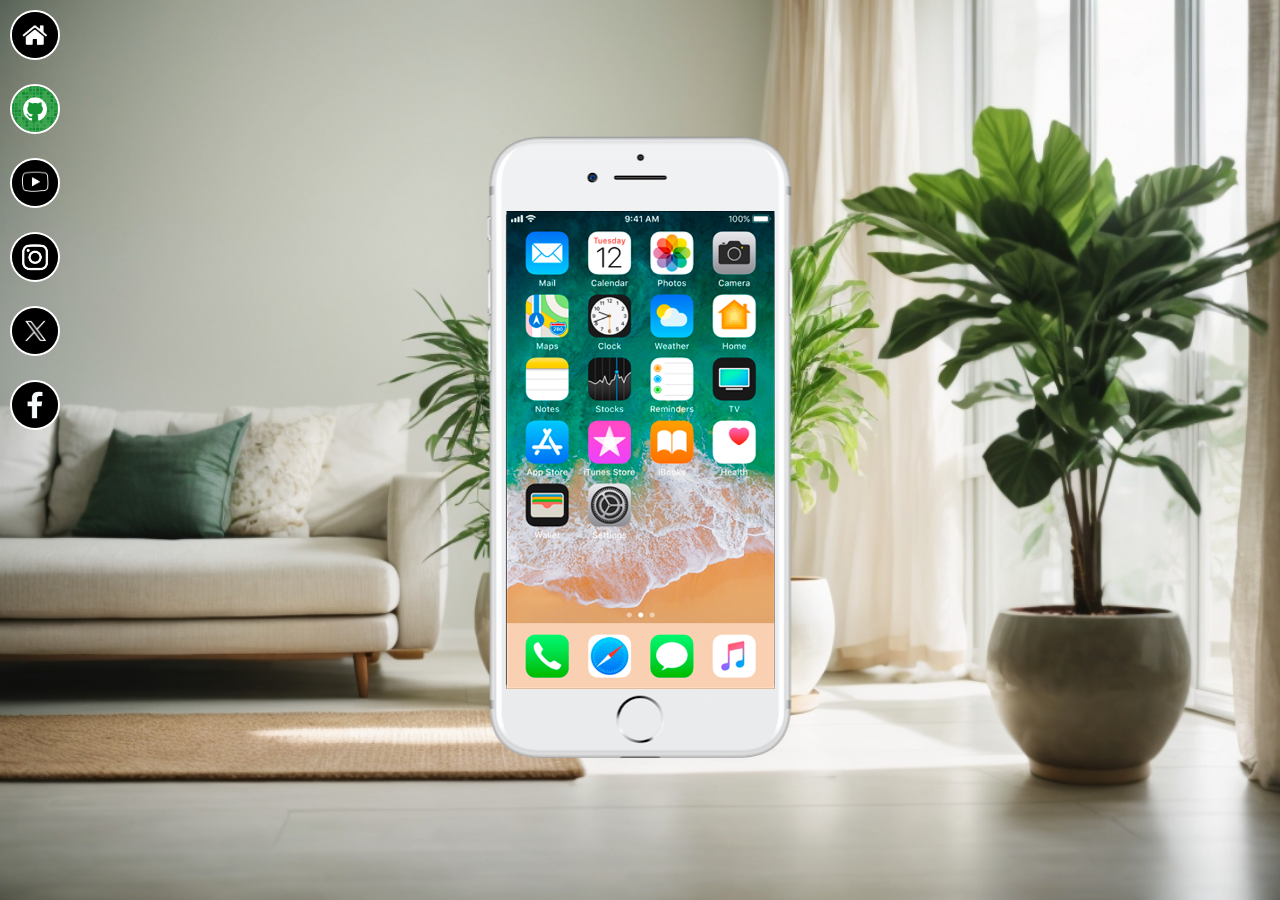
<file: index.html>
<!DOCTYPE html>
<html lang="pt-br">
<head>
    <meta charset="UTF-8">
    <meta name="viewport" content="width=device-width, initial-scale=1.0">
    <title>Projeto Redes Sociais</title>
    <link rel="shortcut icon" href="favicon.ico">
    <link rel="stylesheet" href="estilos/style.css">
</head>
<body>
    <main>
        <section id="telefone">
            <iframe src="home.html" name="tela" id="tela" frameborder="0">
                Seu navegador não é compatível com isso.
            </iframe>
        </section>
        <section id="redes-sociais">
            <a href="#" target="tela"><img src="imagens/logo-home.jpg" alt="Ícone Home"></a><br>
            <a href="#" target="tela"><img src="imagens/logo-github.jpg" alt="Ícone GitHub"></a><br>
            <a href="#" target="tela"><img src="imagens/logo-youtube.jpg" alt="Ícone YouTube"></a><br>
            <a href="#" target="tela"><img src="imagens/logo-instagram.jpg" alt="Ícone Instagram"></a><br>
            <a href="#" target="tela"><img src="imagens/logo-twitter.jpg" alt="Logo Twitter"></a><br>
            <a href="#" target="tela"><img src="imagens/logo-facebook.jpg" alt="Ícone Facebook"></a>
        </section>
    </main>
</body>
</html>
</file>
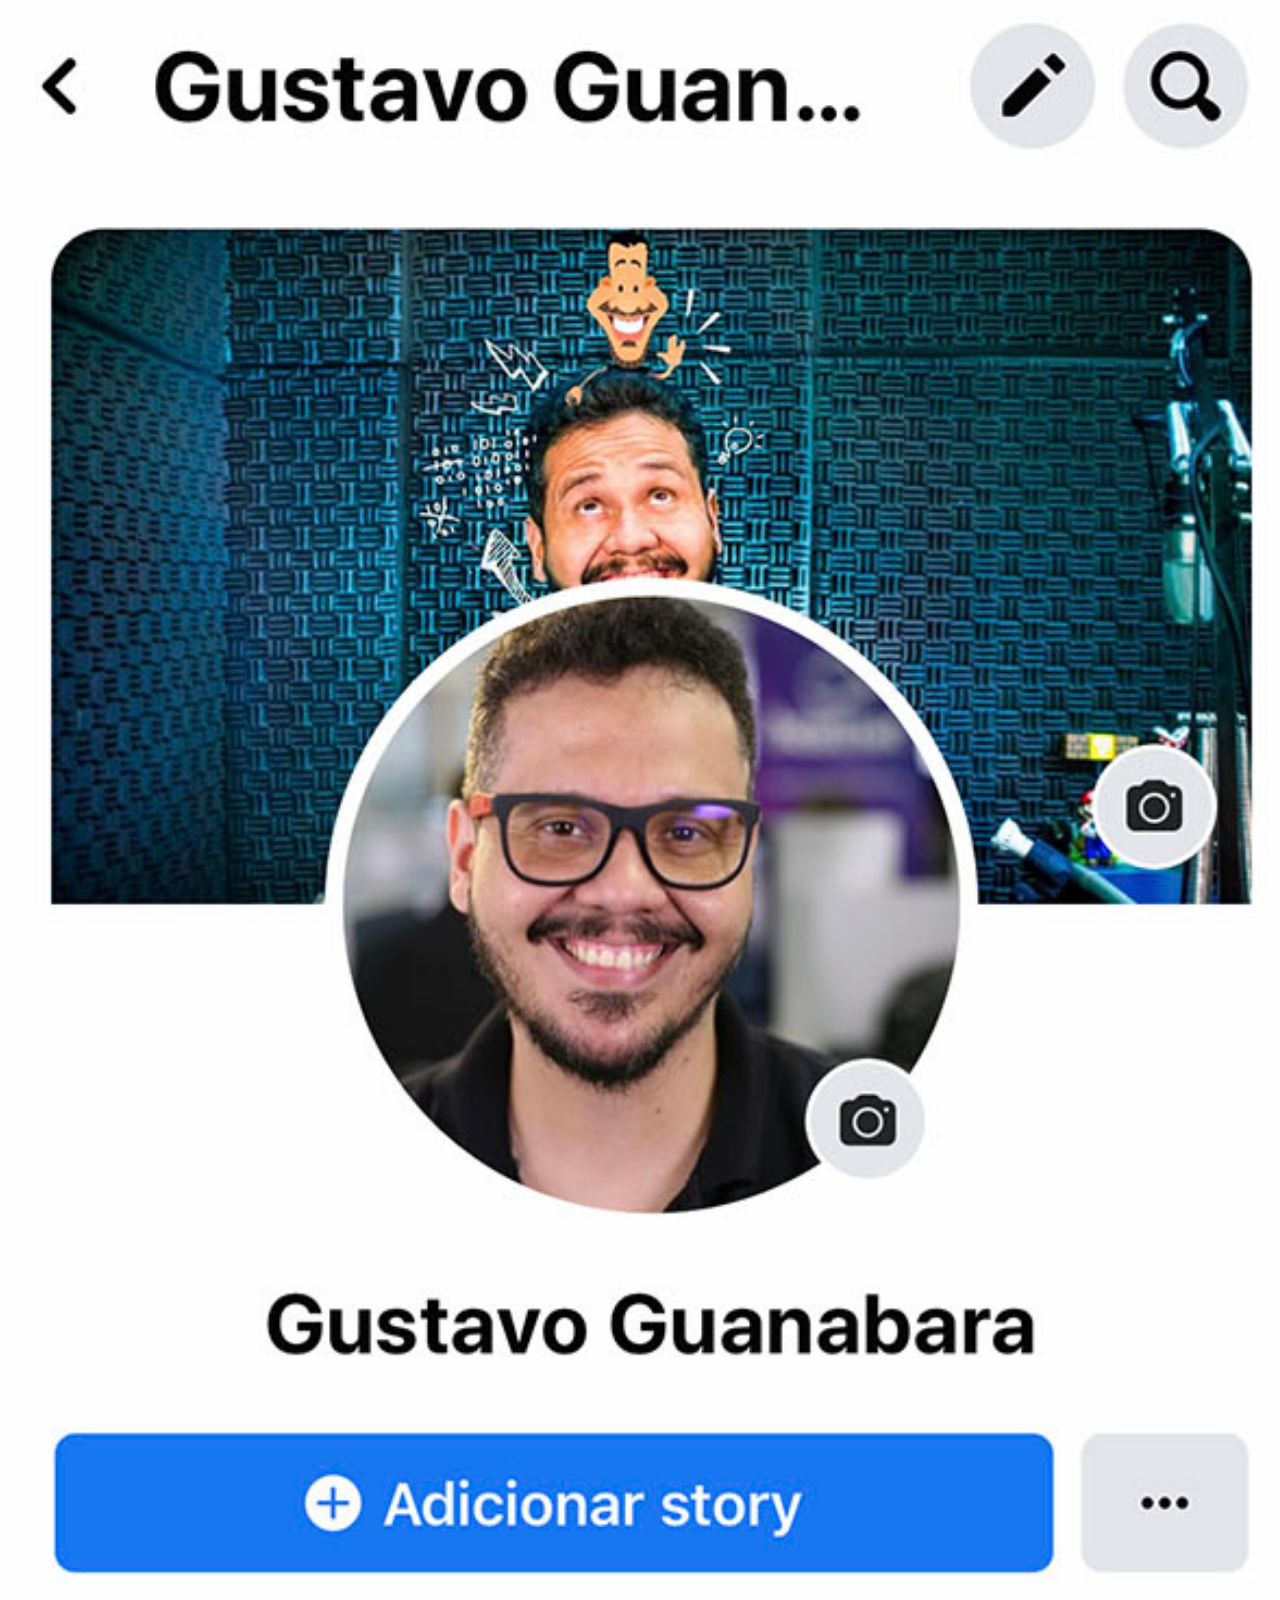
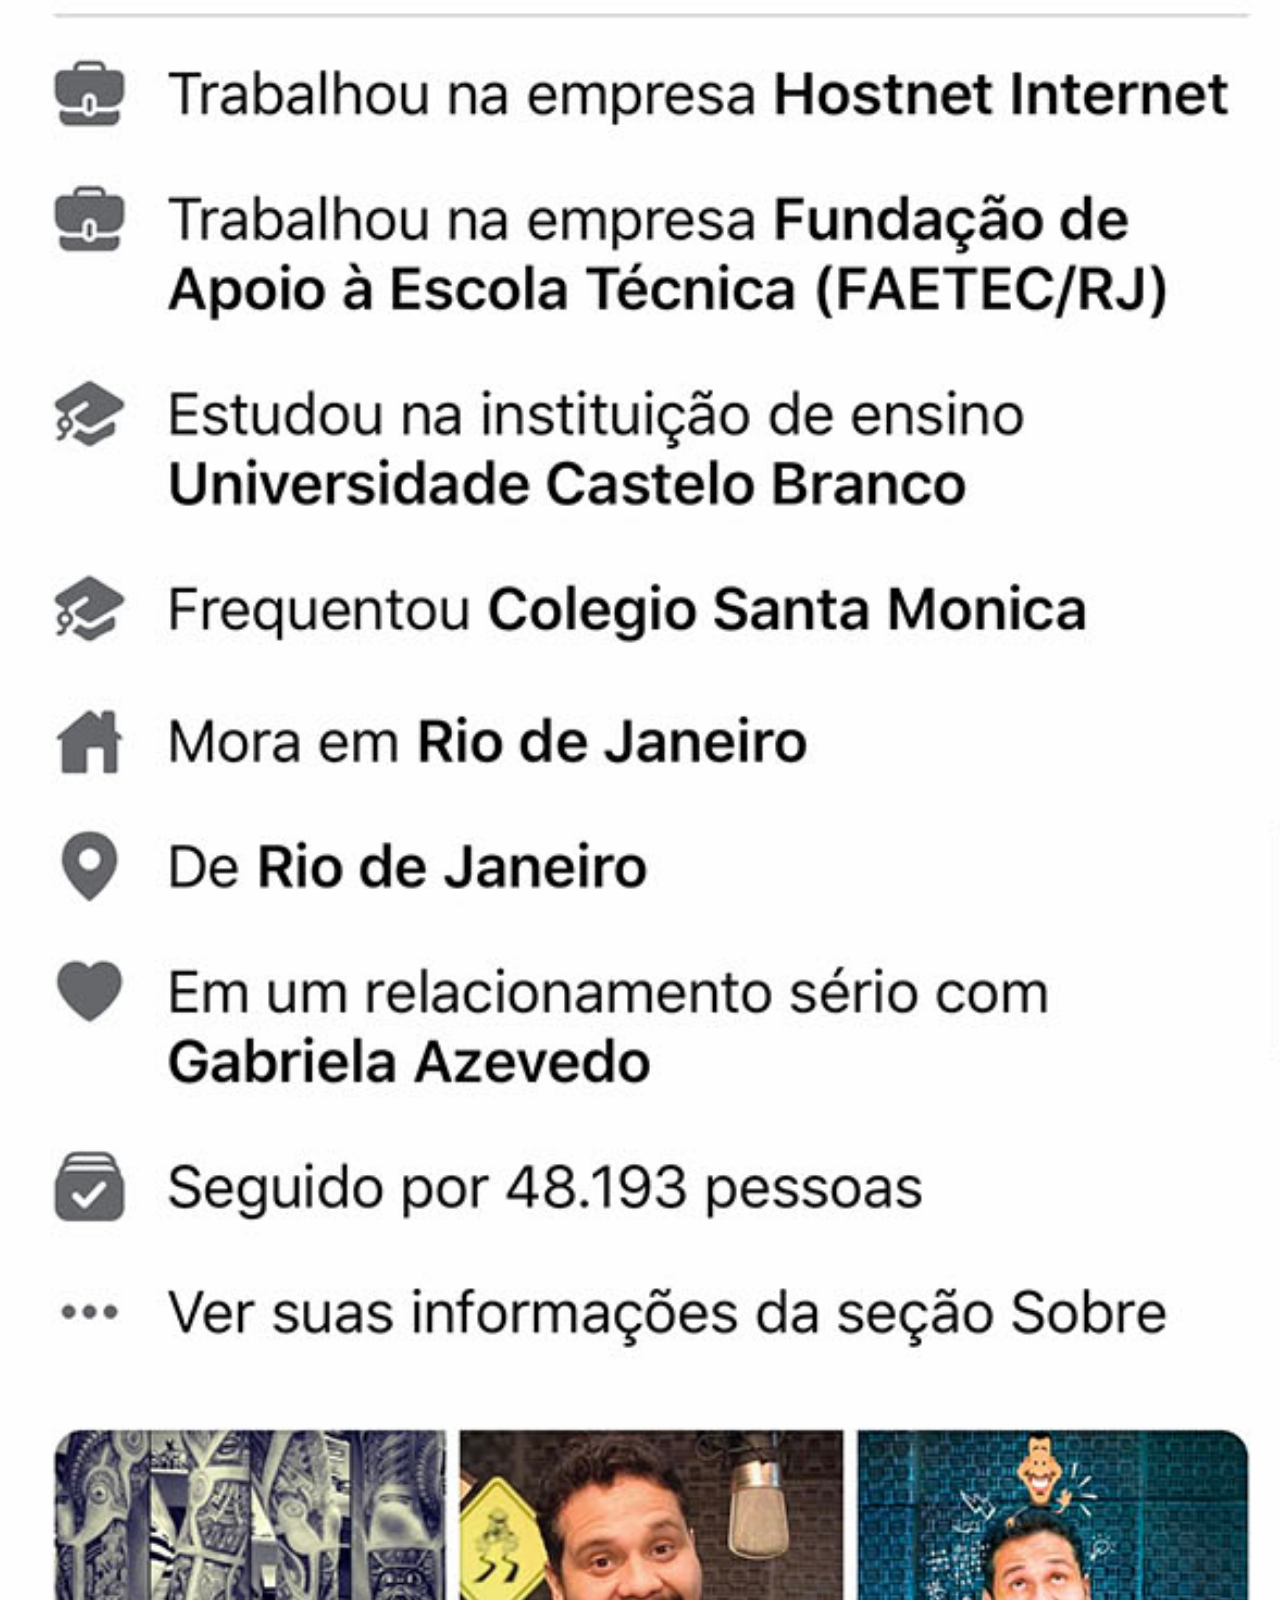
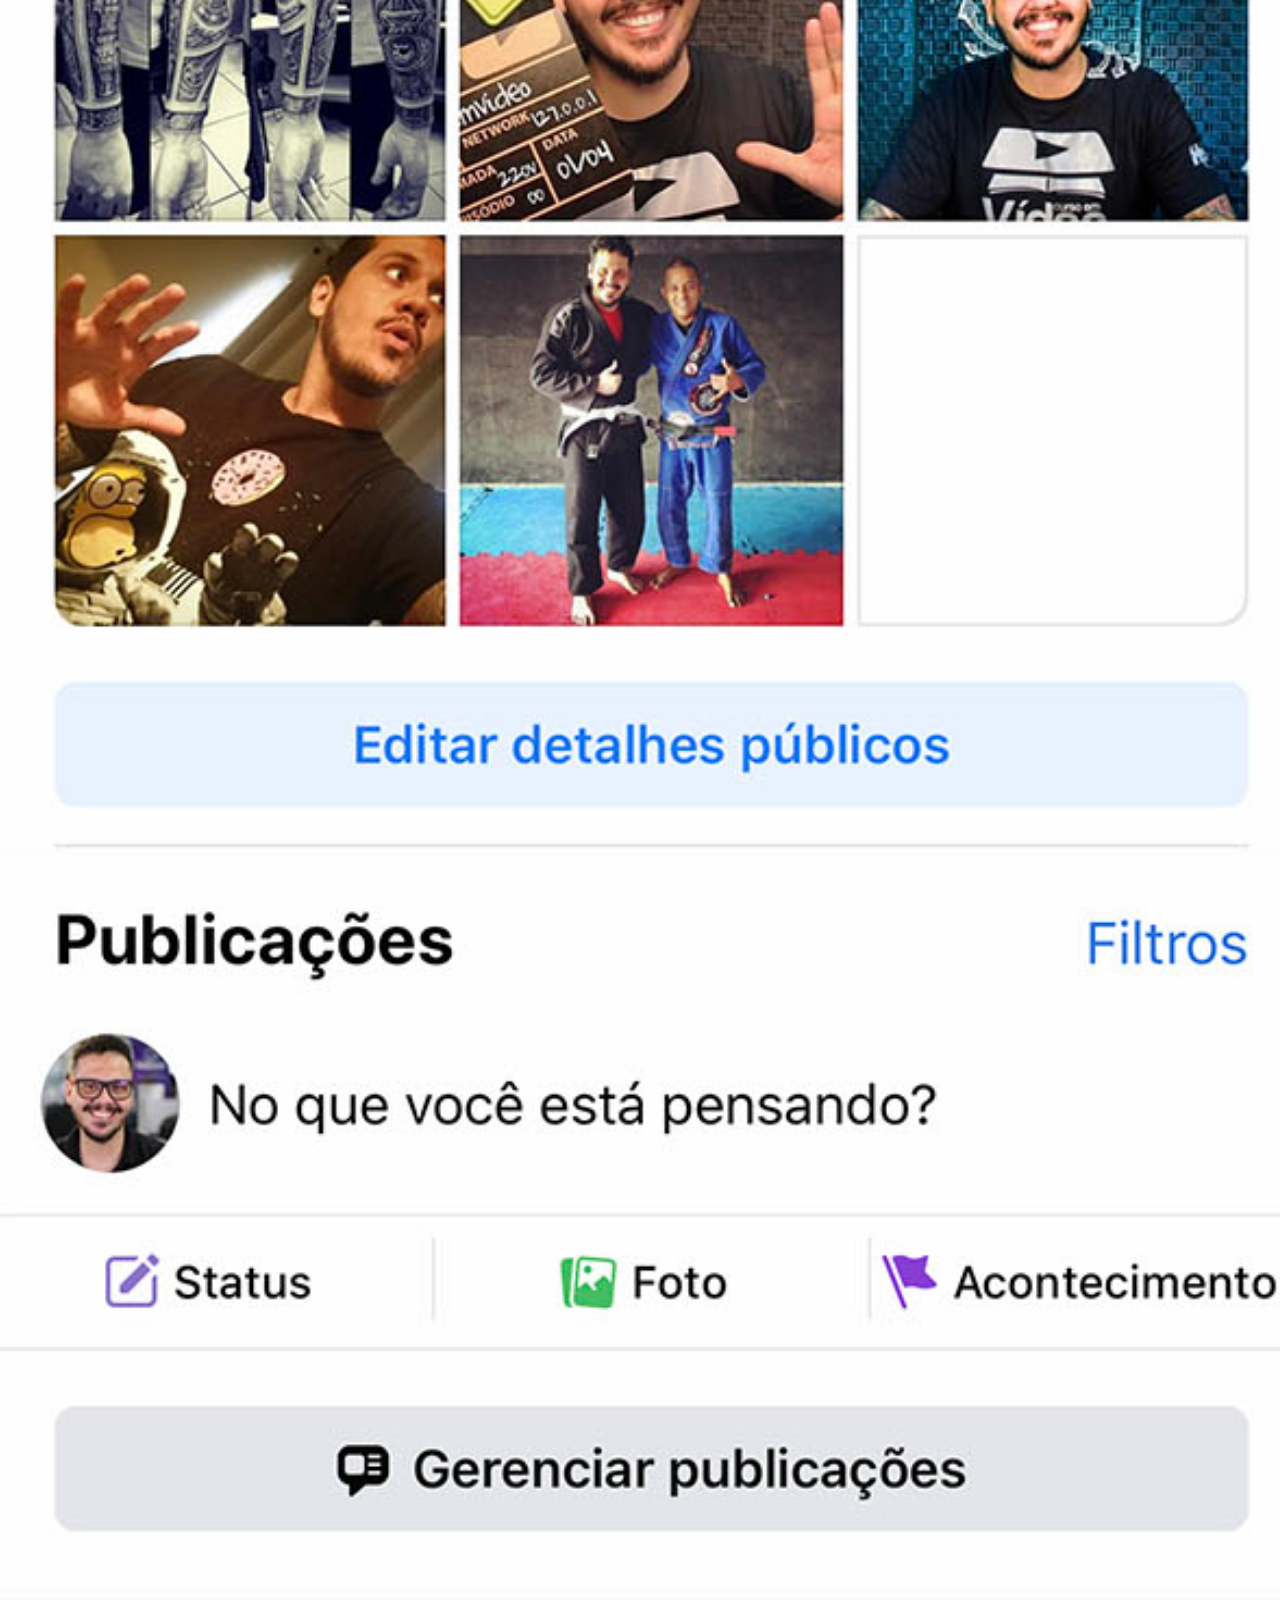
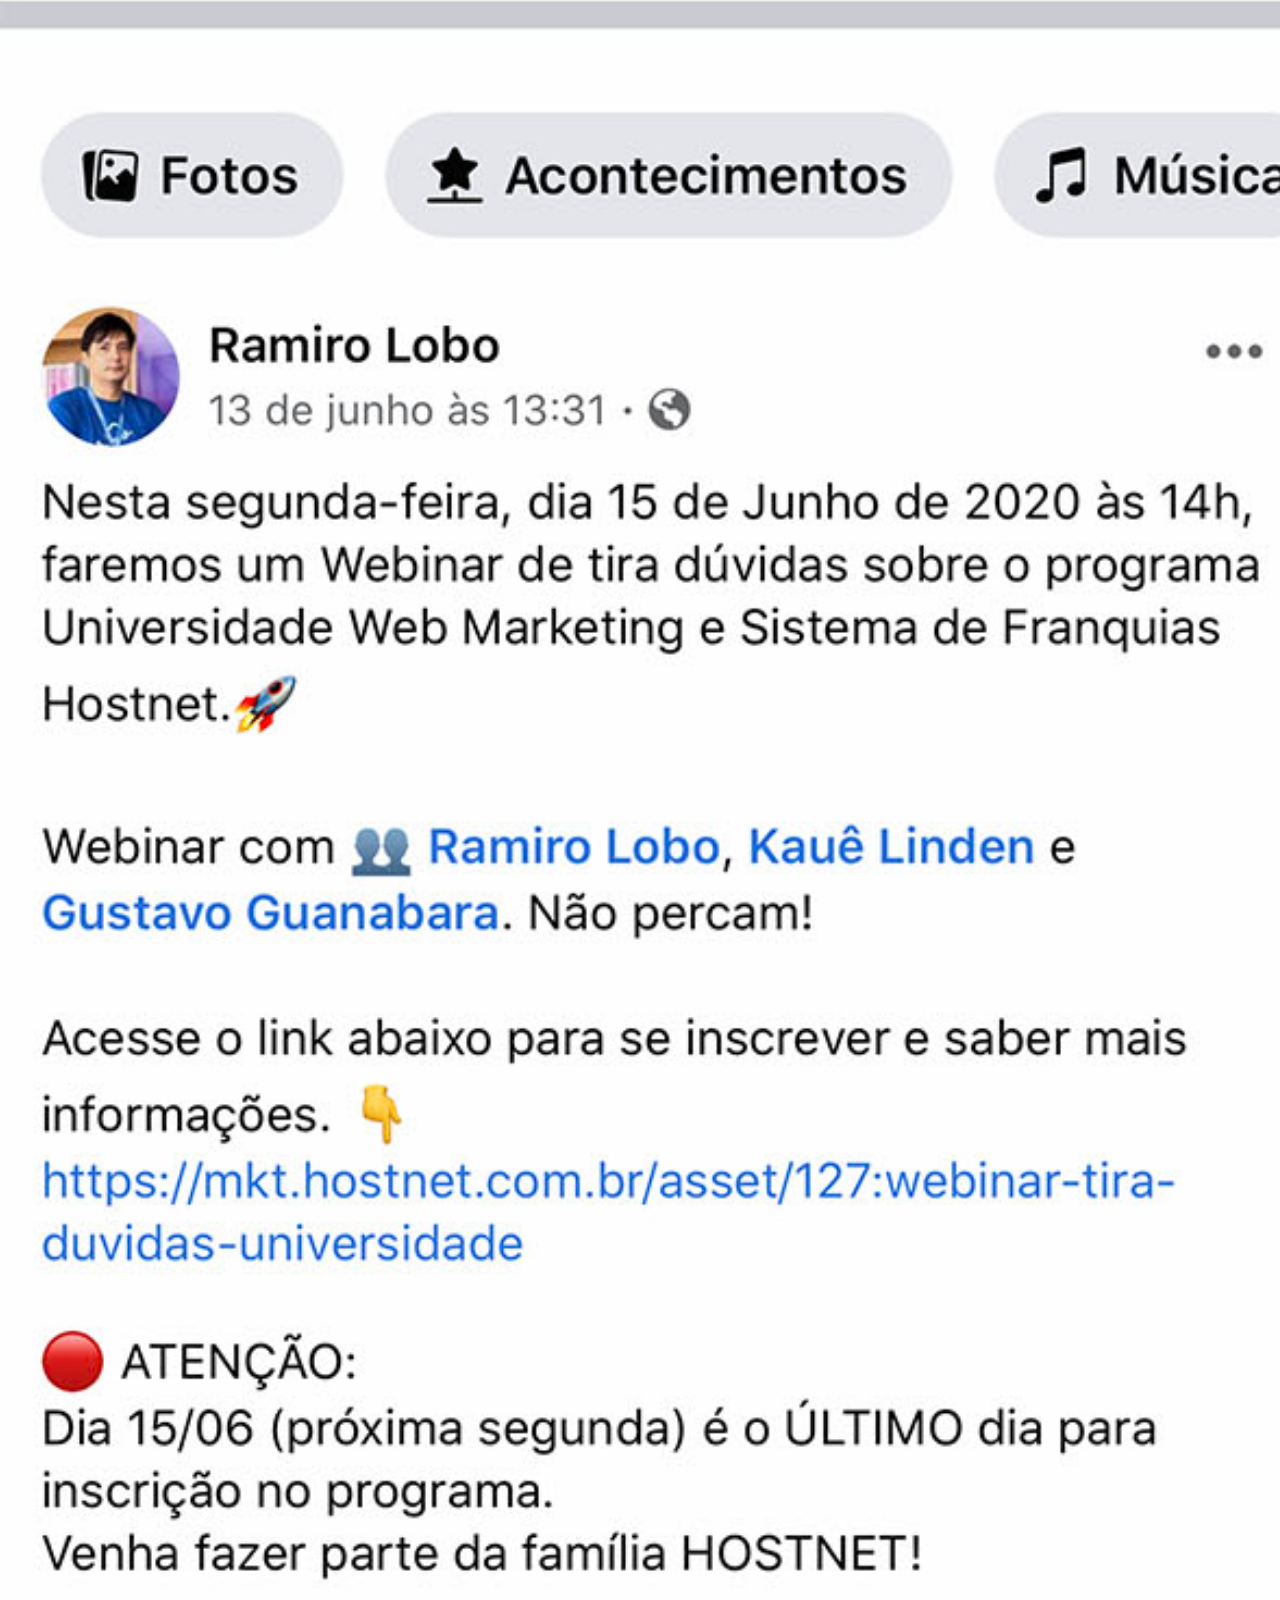
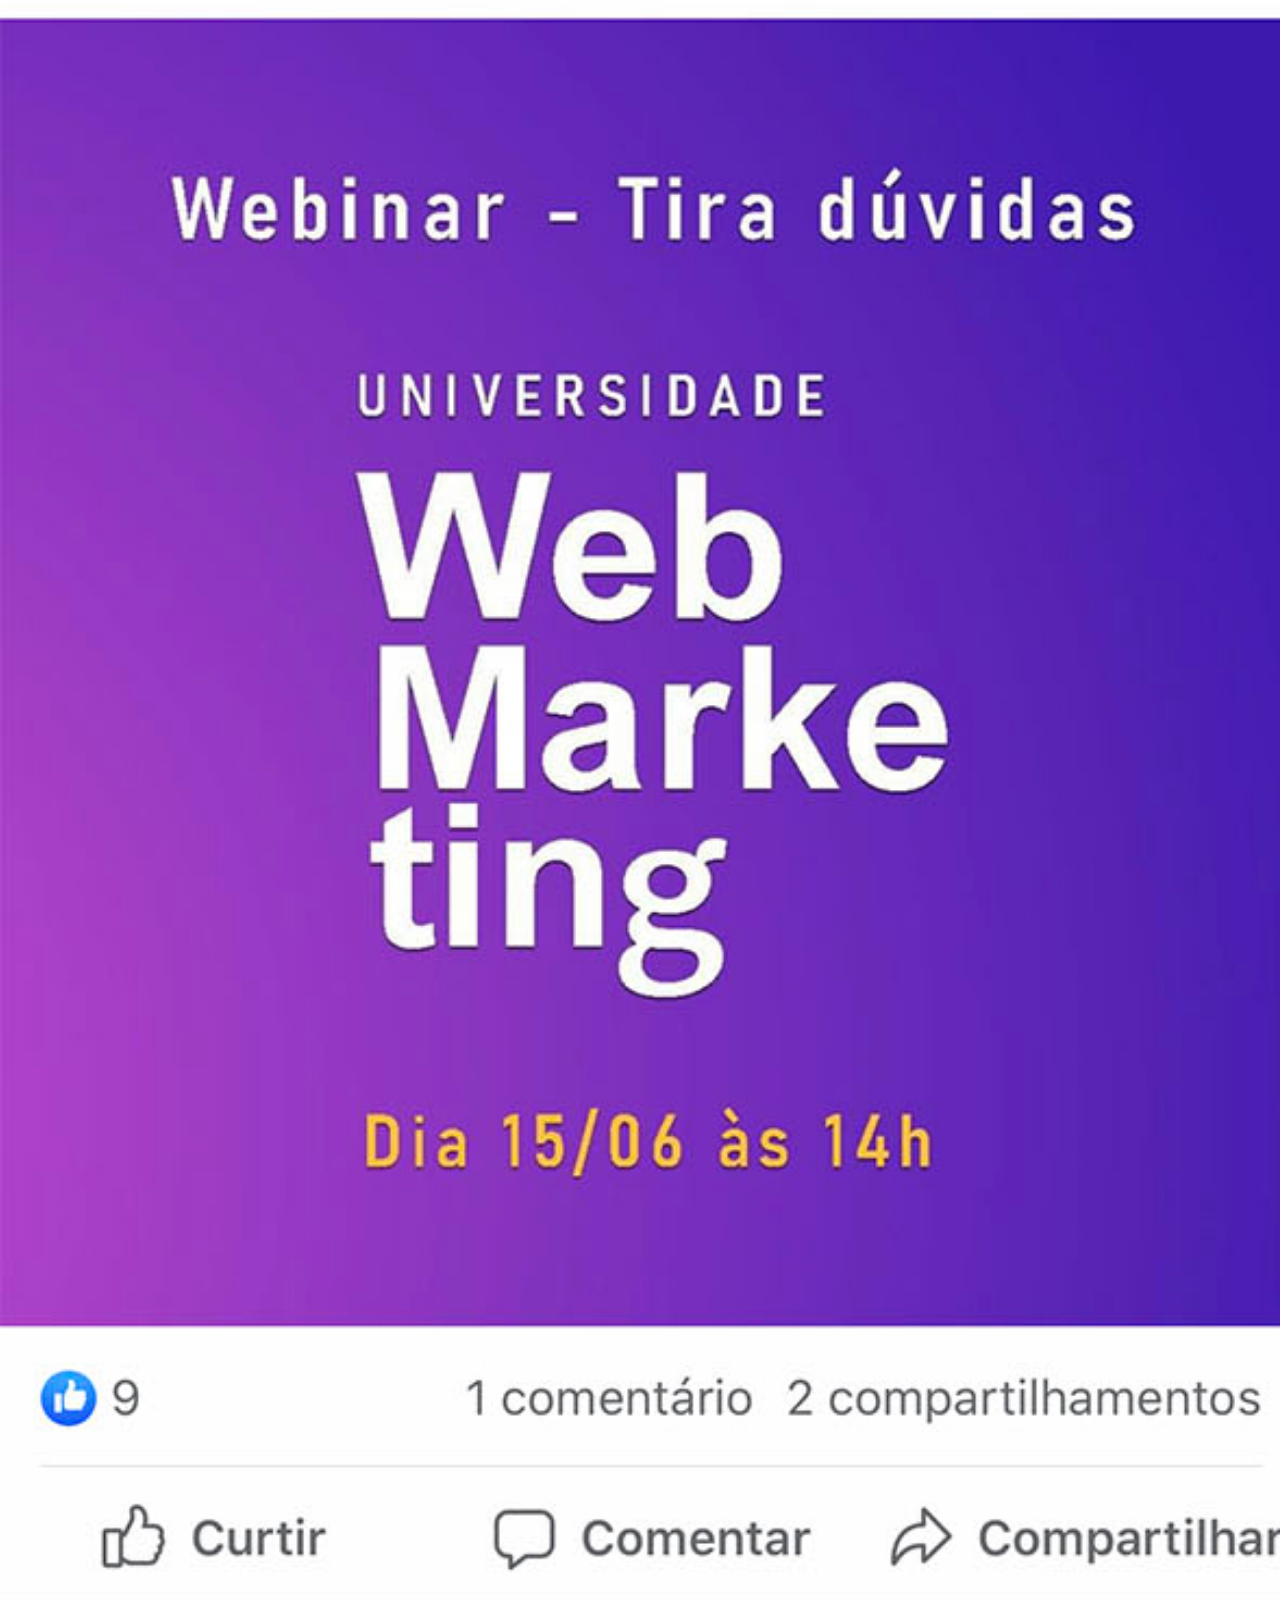
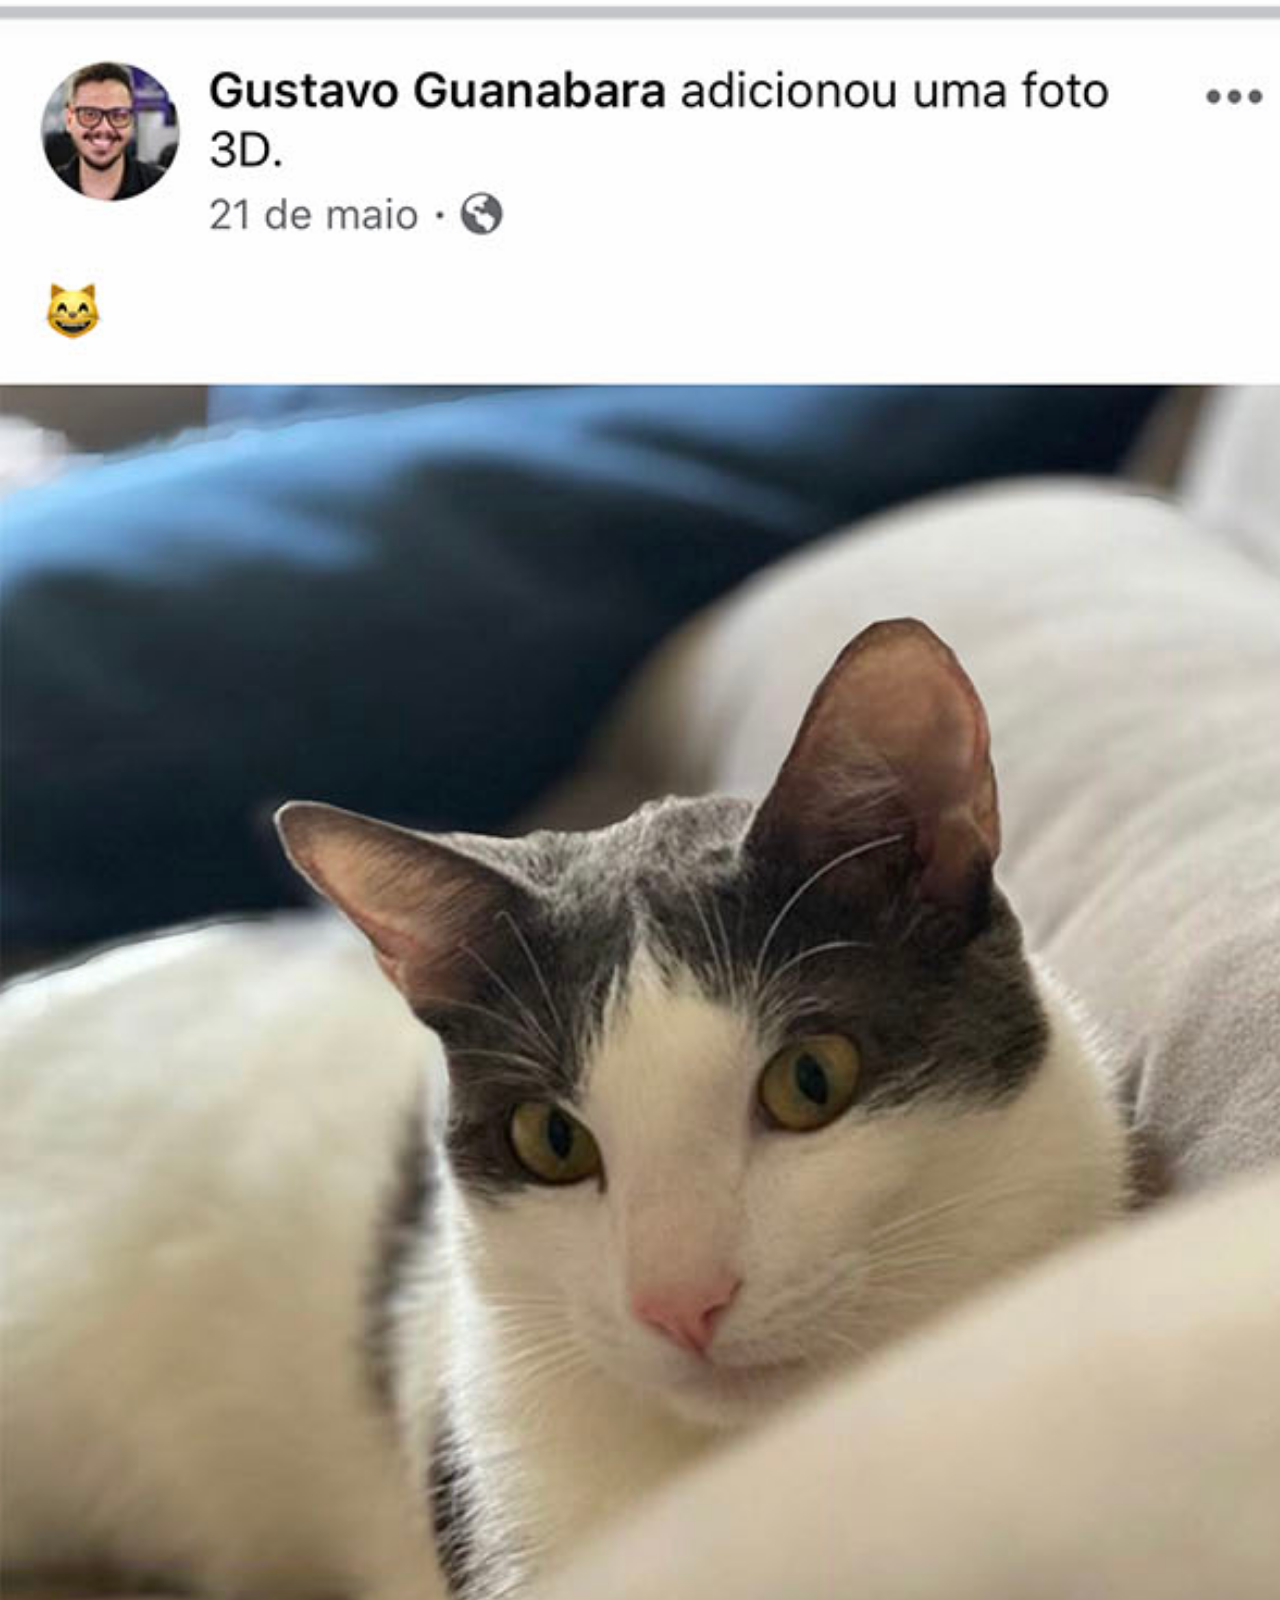
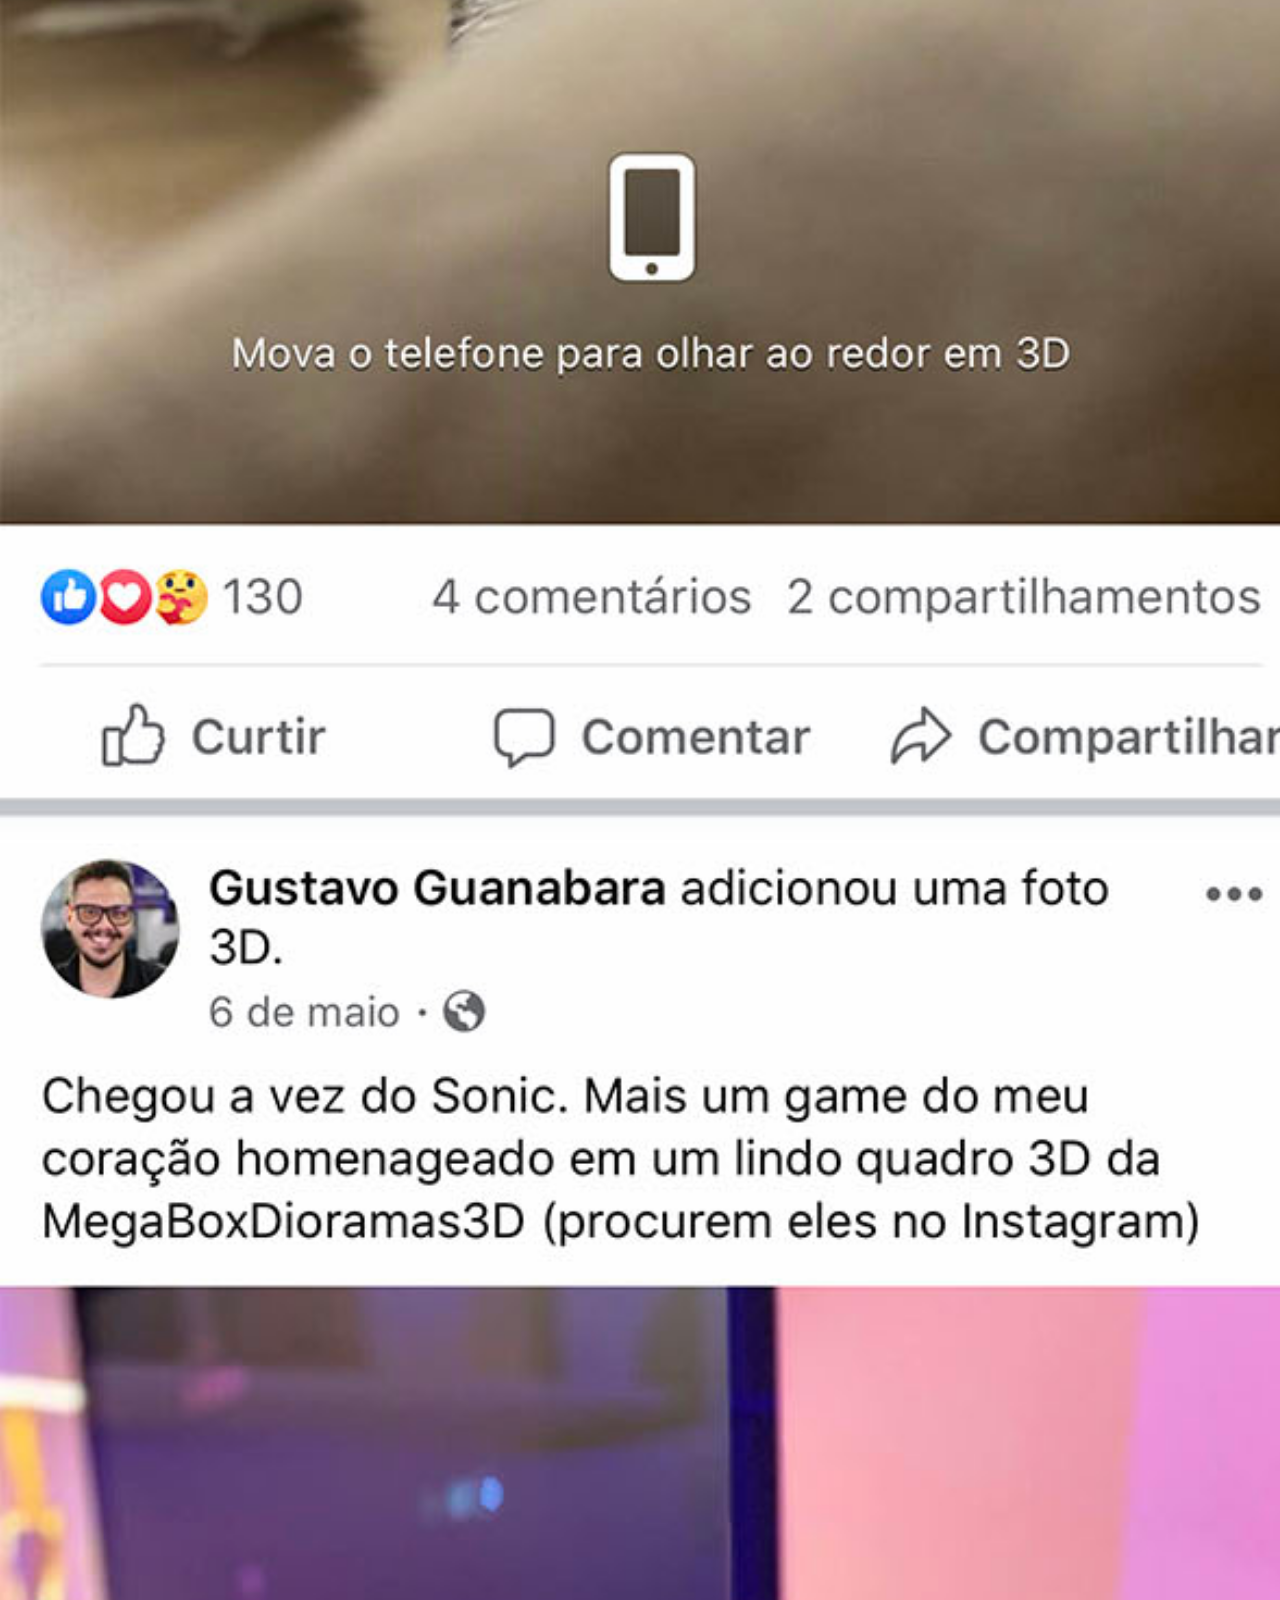
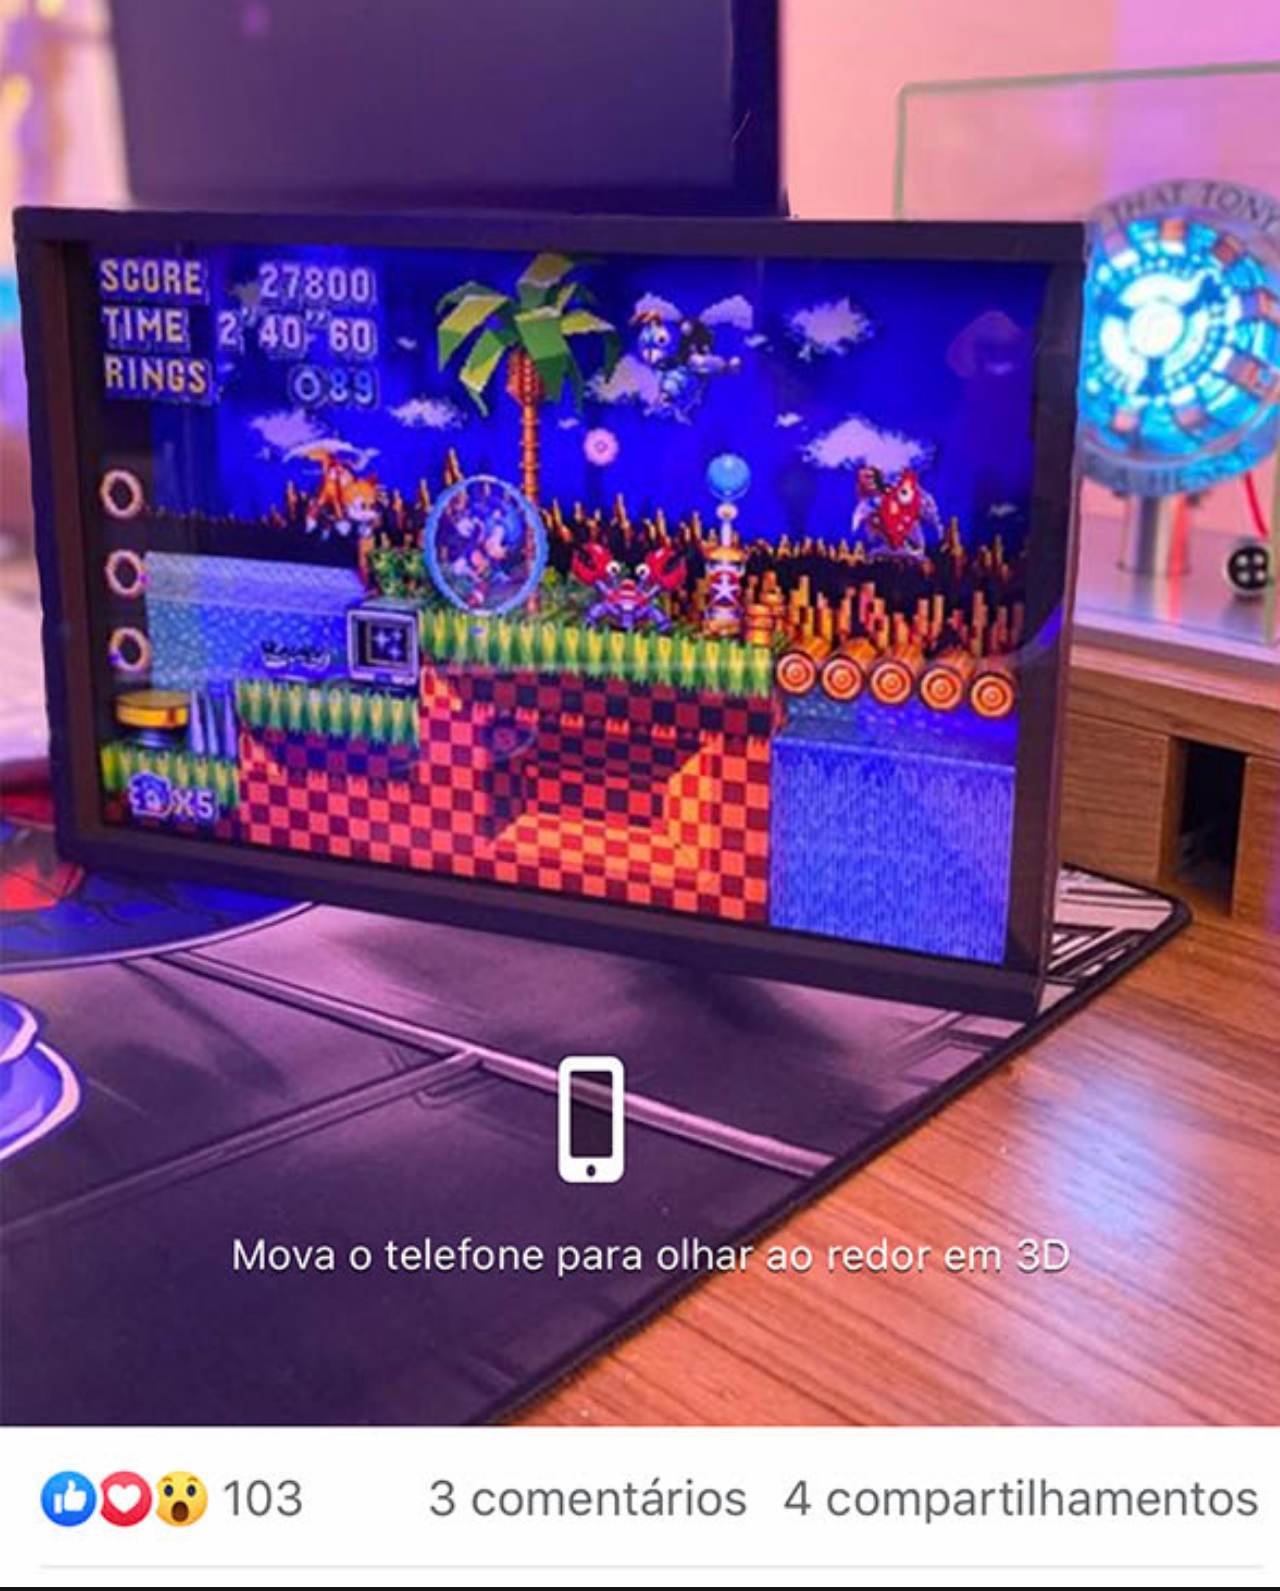
<file: facebook.html>
<!DOCTYPE html>
<html lang="pt-br">
<head>
    <meta charset="UTF-8">
    <meta name="viewport" content="width=device-width, initial-scale=1.0">
    <title>YouTube</title>
    <link rel="stylesheet" href="estilos/social.css">
    <style>
        body {
            background-color: #141414;
        }
    </style>
</head>
<body>
    <img src="imagens/tela-facebook.jpg" alt="Facebook">
</body>
</html>
</file>
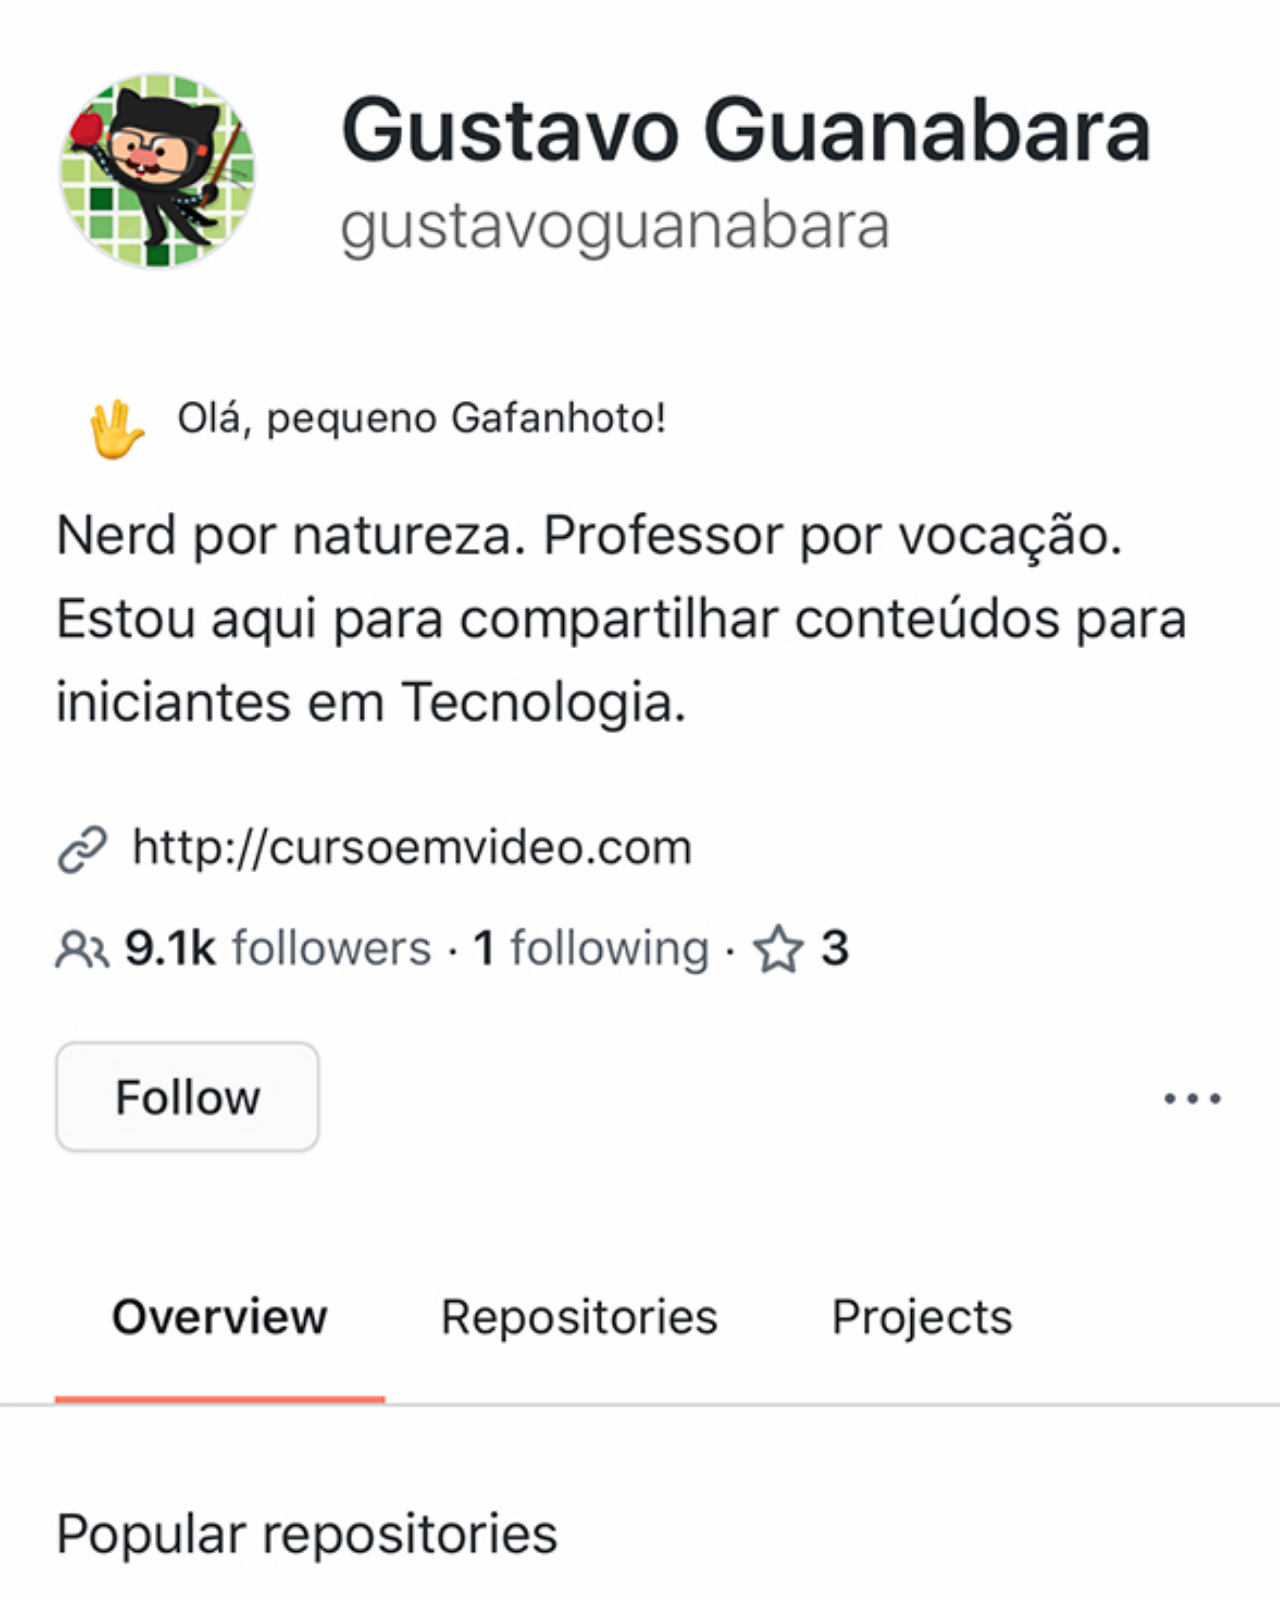
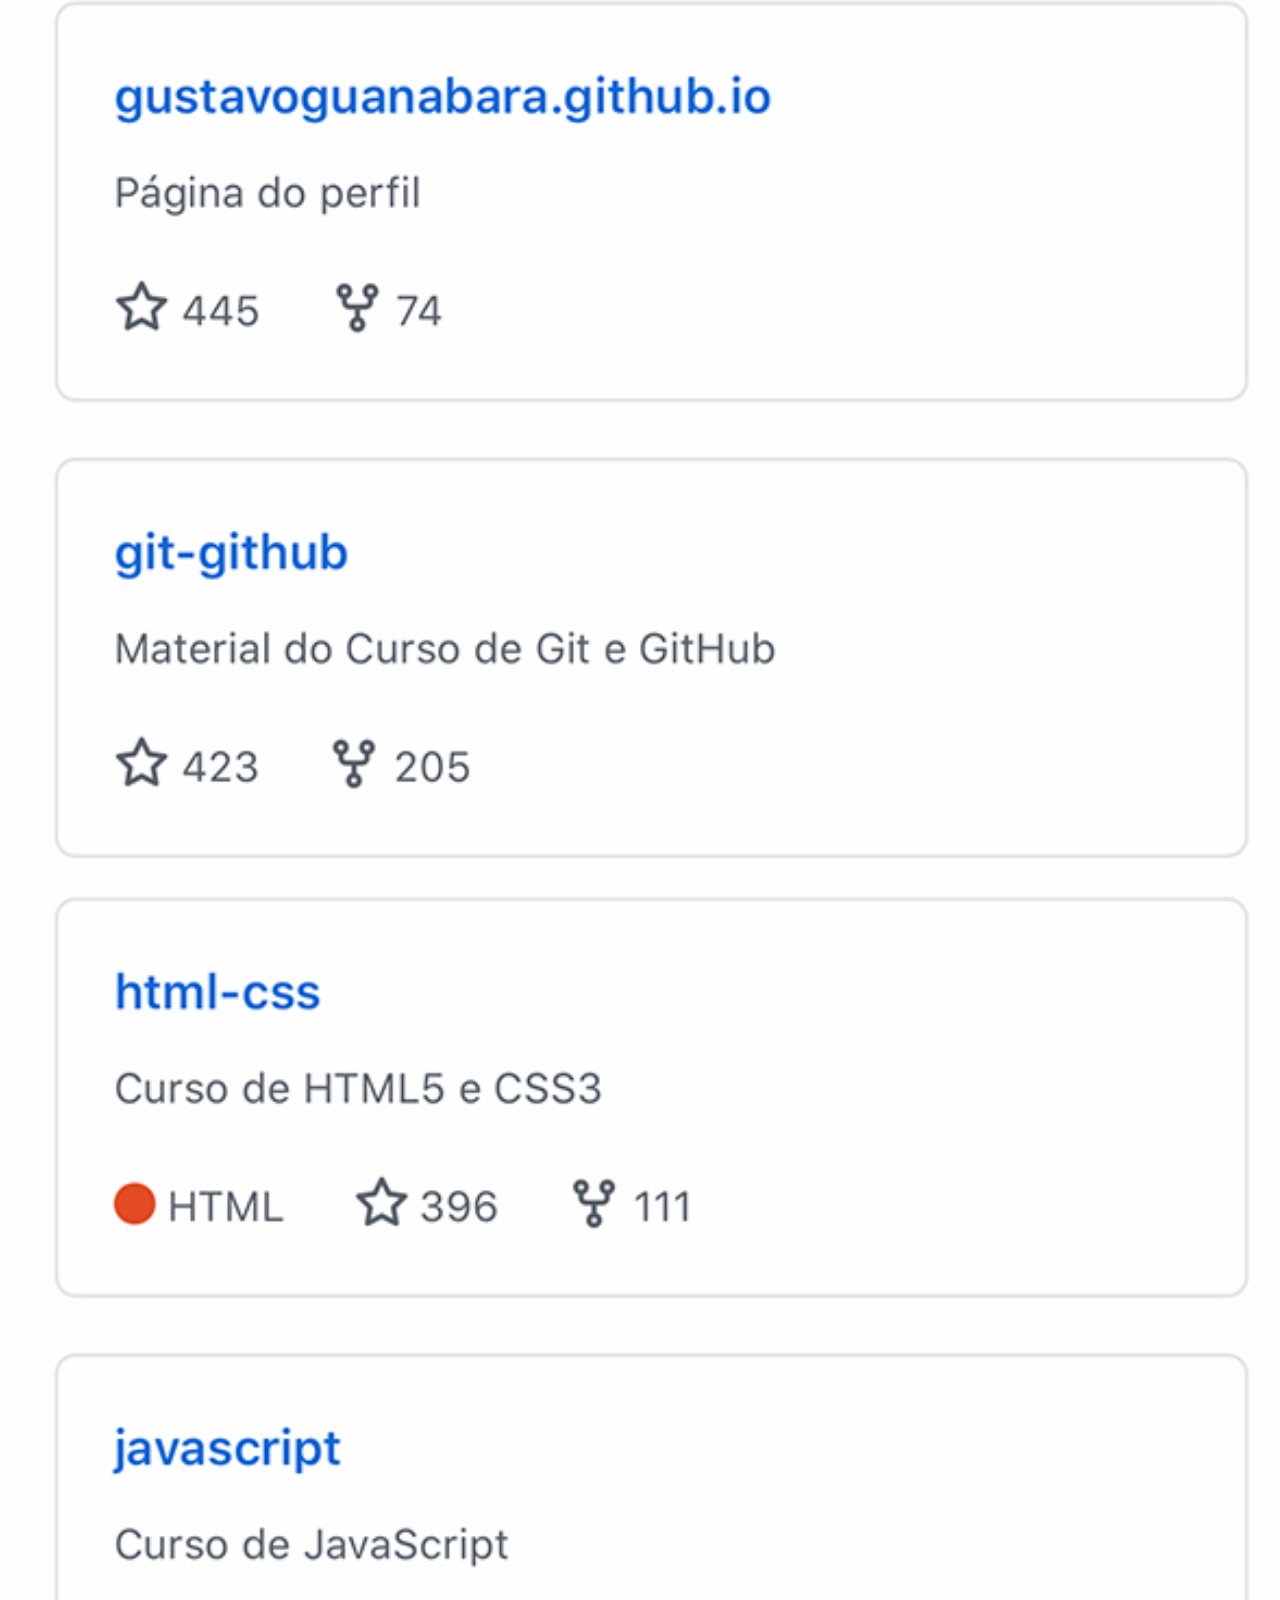
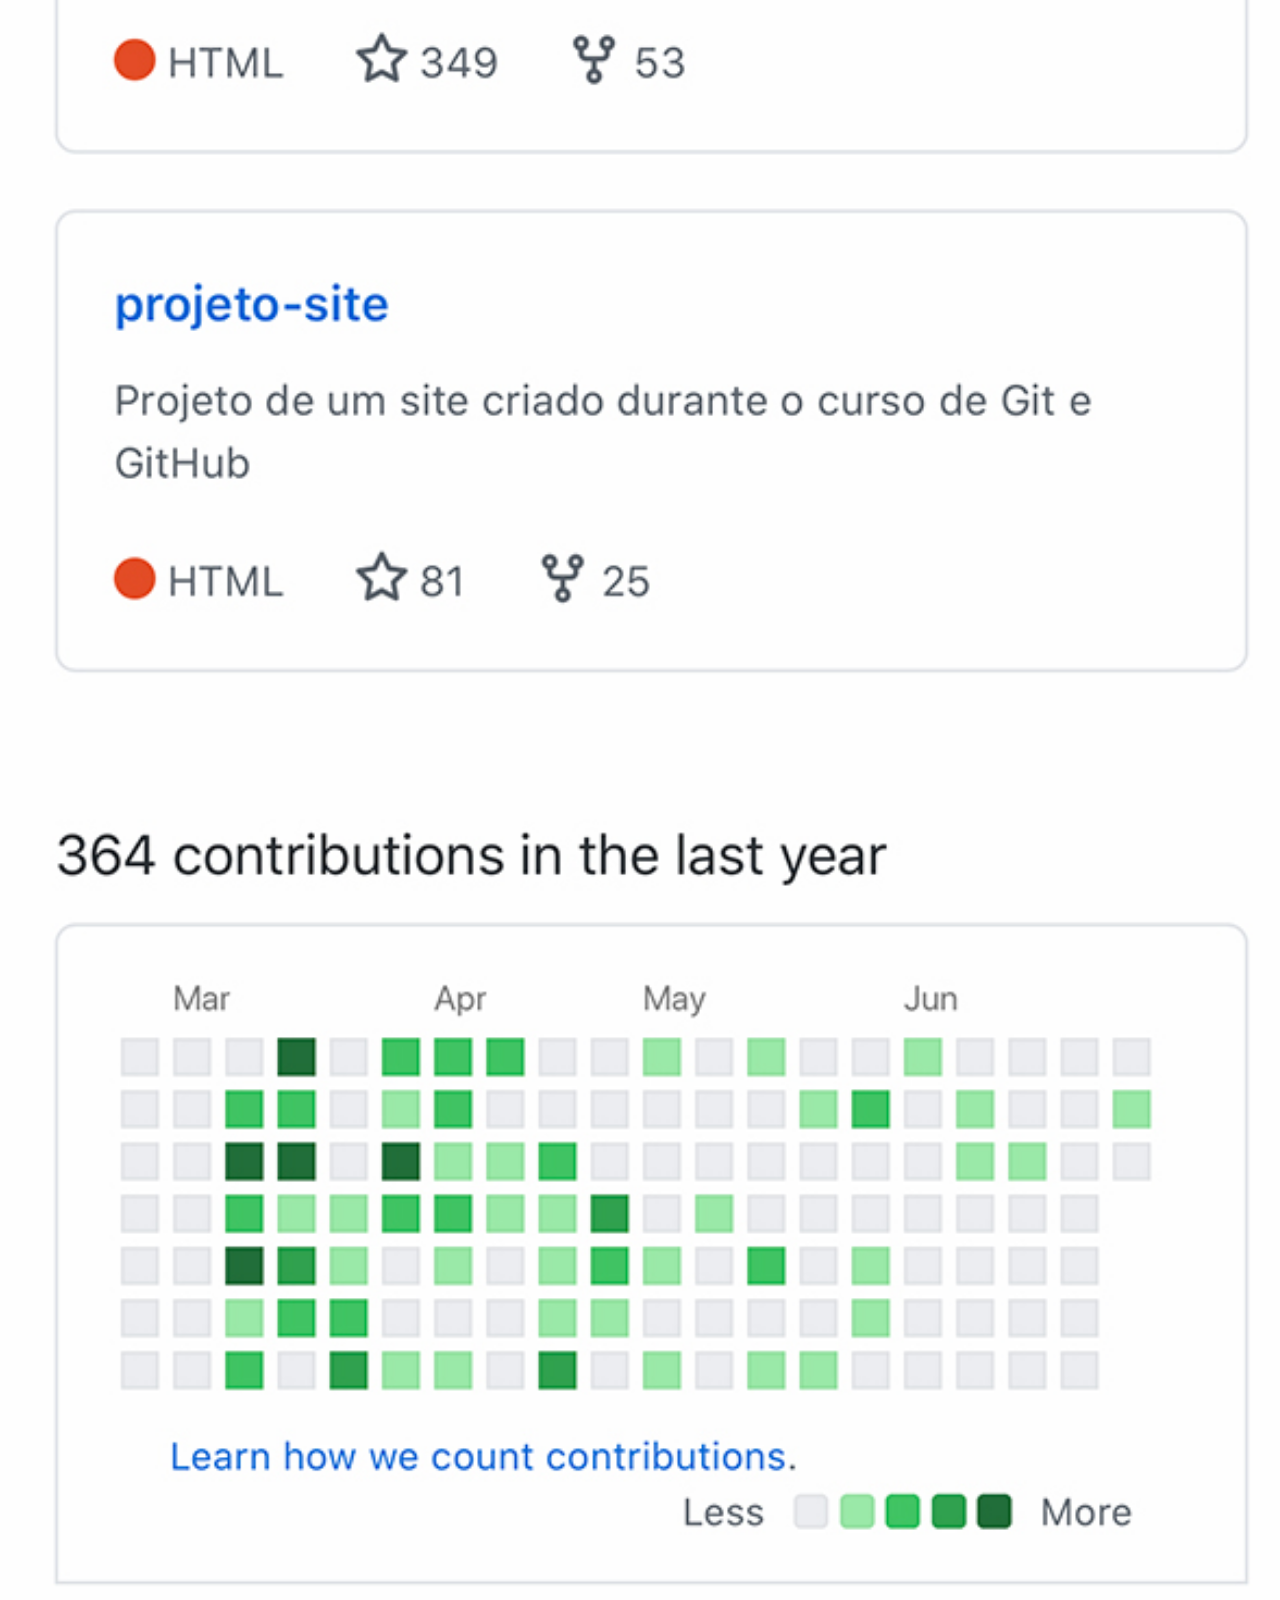
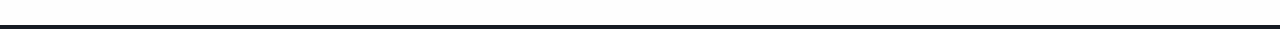
<file: github.html>
<!DOCTYPE html>
<html lang="pt-br">
<head>
    <meta charset="UTF-8">
    <meta name="viewport" content="width=device-width, initial-scale=1.0">
    <title>GitHub</title>
    <link rel="stylesheet" href="estilos/social.css">
</head>
<body>
    <img src="imagens/tela-github.jpg" alt="GitHub">
    <a href="https://www.youtube.com/channel/UCthbIFAxbXTTQEC7EcQvP1Q" target="_blank"></a>
</body>
</html>
</file>
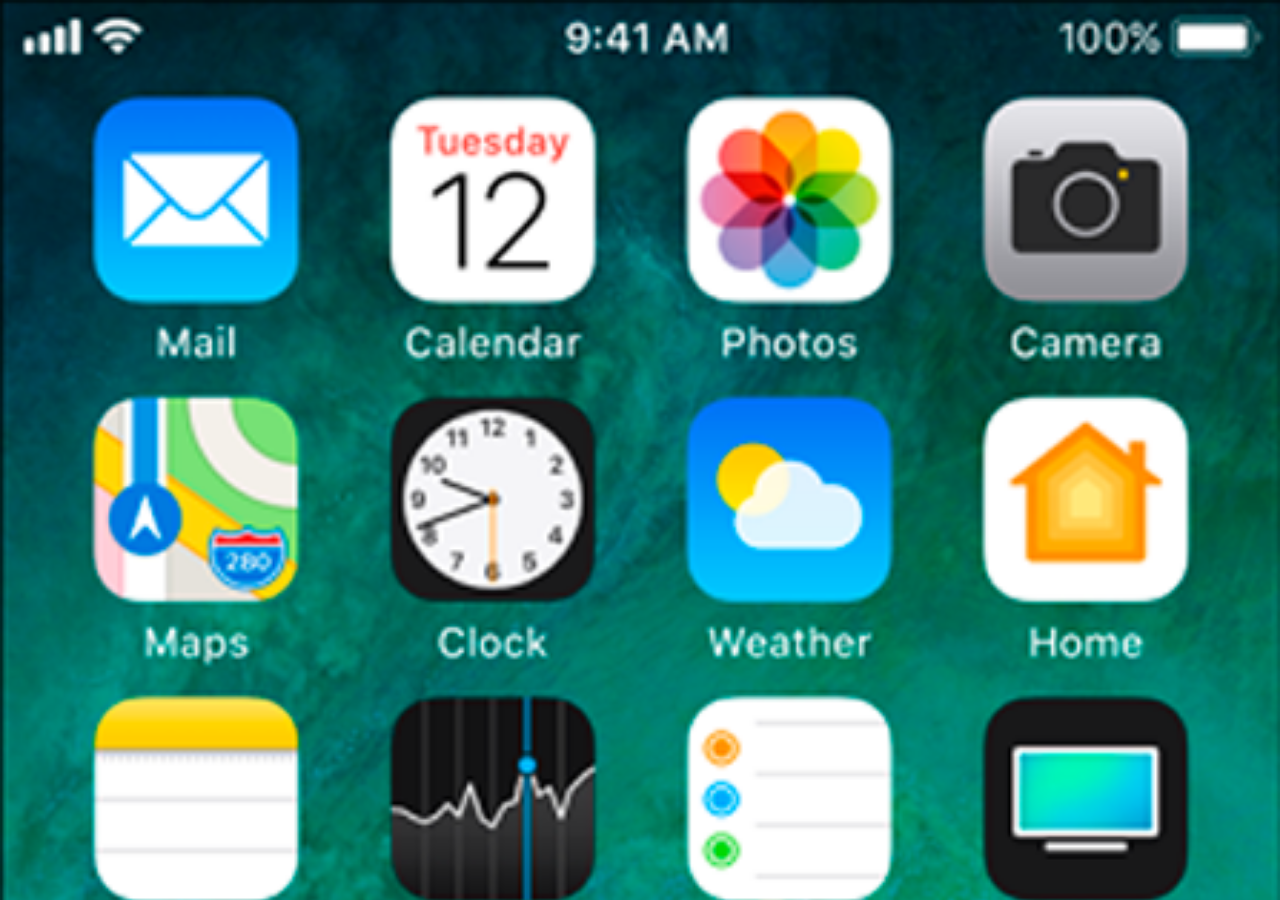
<file: home.html>
<!DOCTYPE html>
<html lang="pt-br">
<head>
    <meta charset="UTF-8">
    <meta name="viewport" content="width=device-width, initial-scale=1.0">
    <title>Home</title>
    <style>
        * {
            margin: 0px;
            padding: 0px;
        }

        body {
            width: 100vw;
            height: 100vh;
            background: black url(imagens/home.png) no-repeat top center;
            background-size: cover;
        }
    </style>
</head>
<body>
    
</body>
</html>
</file>
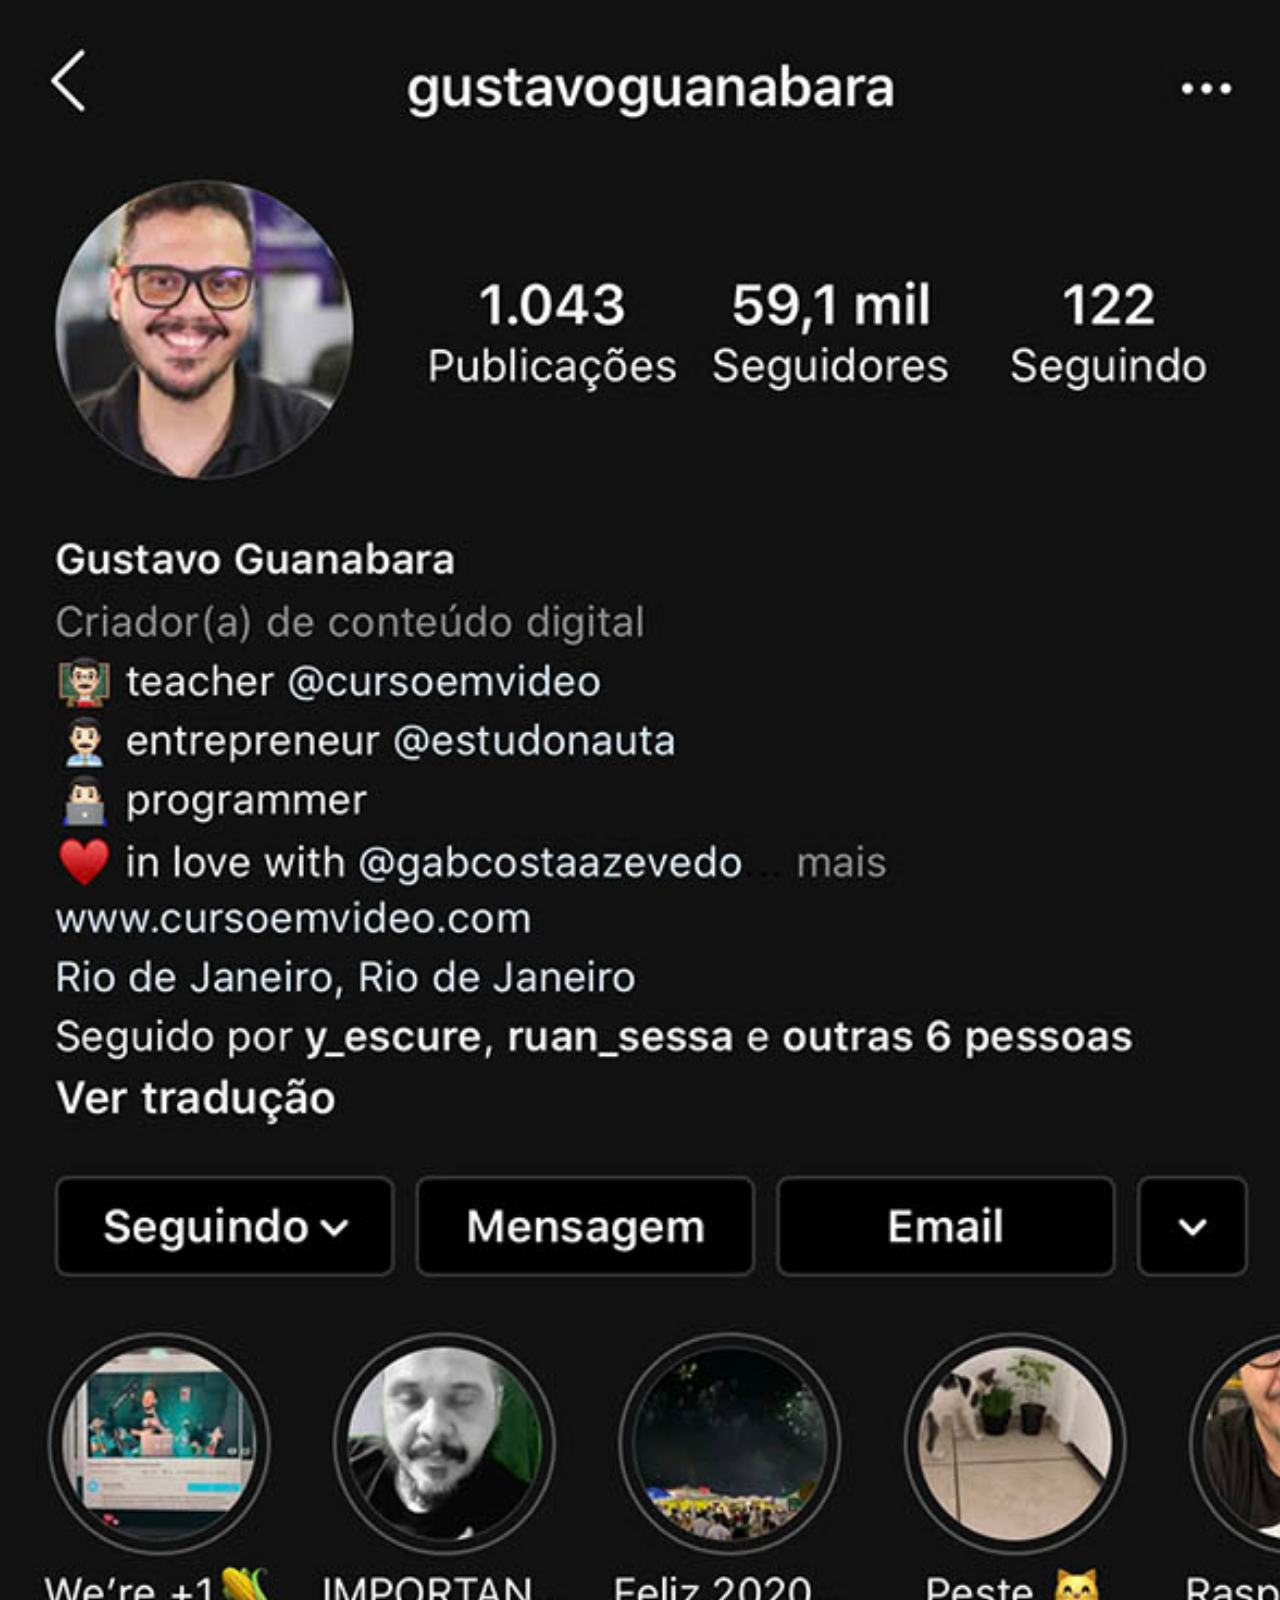
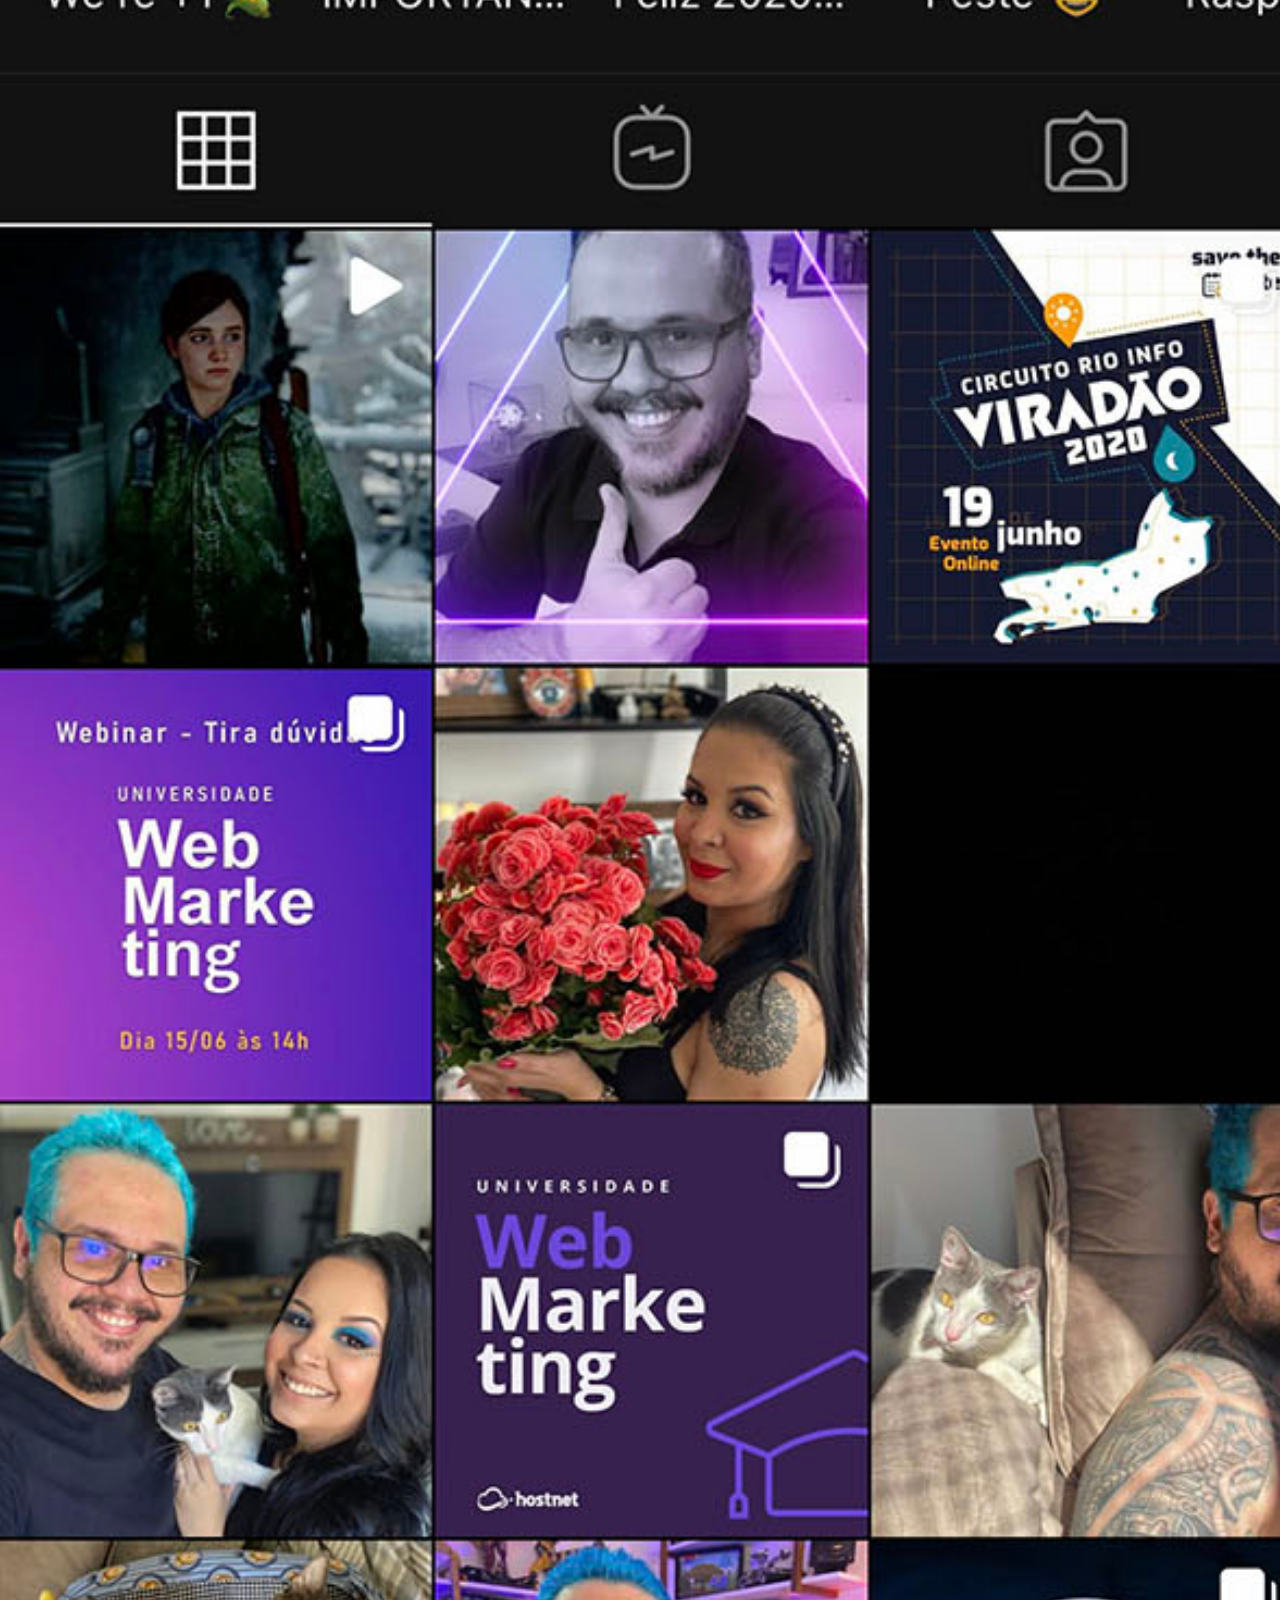
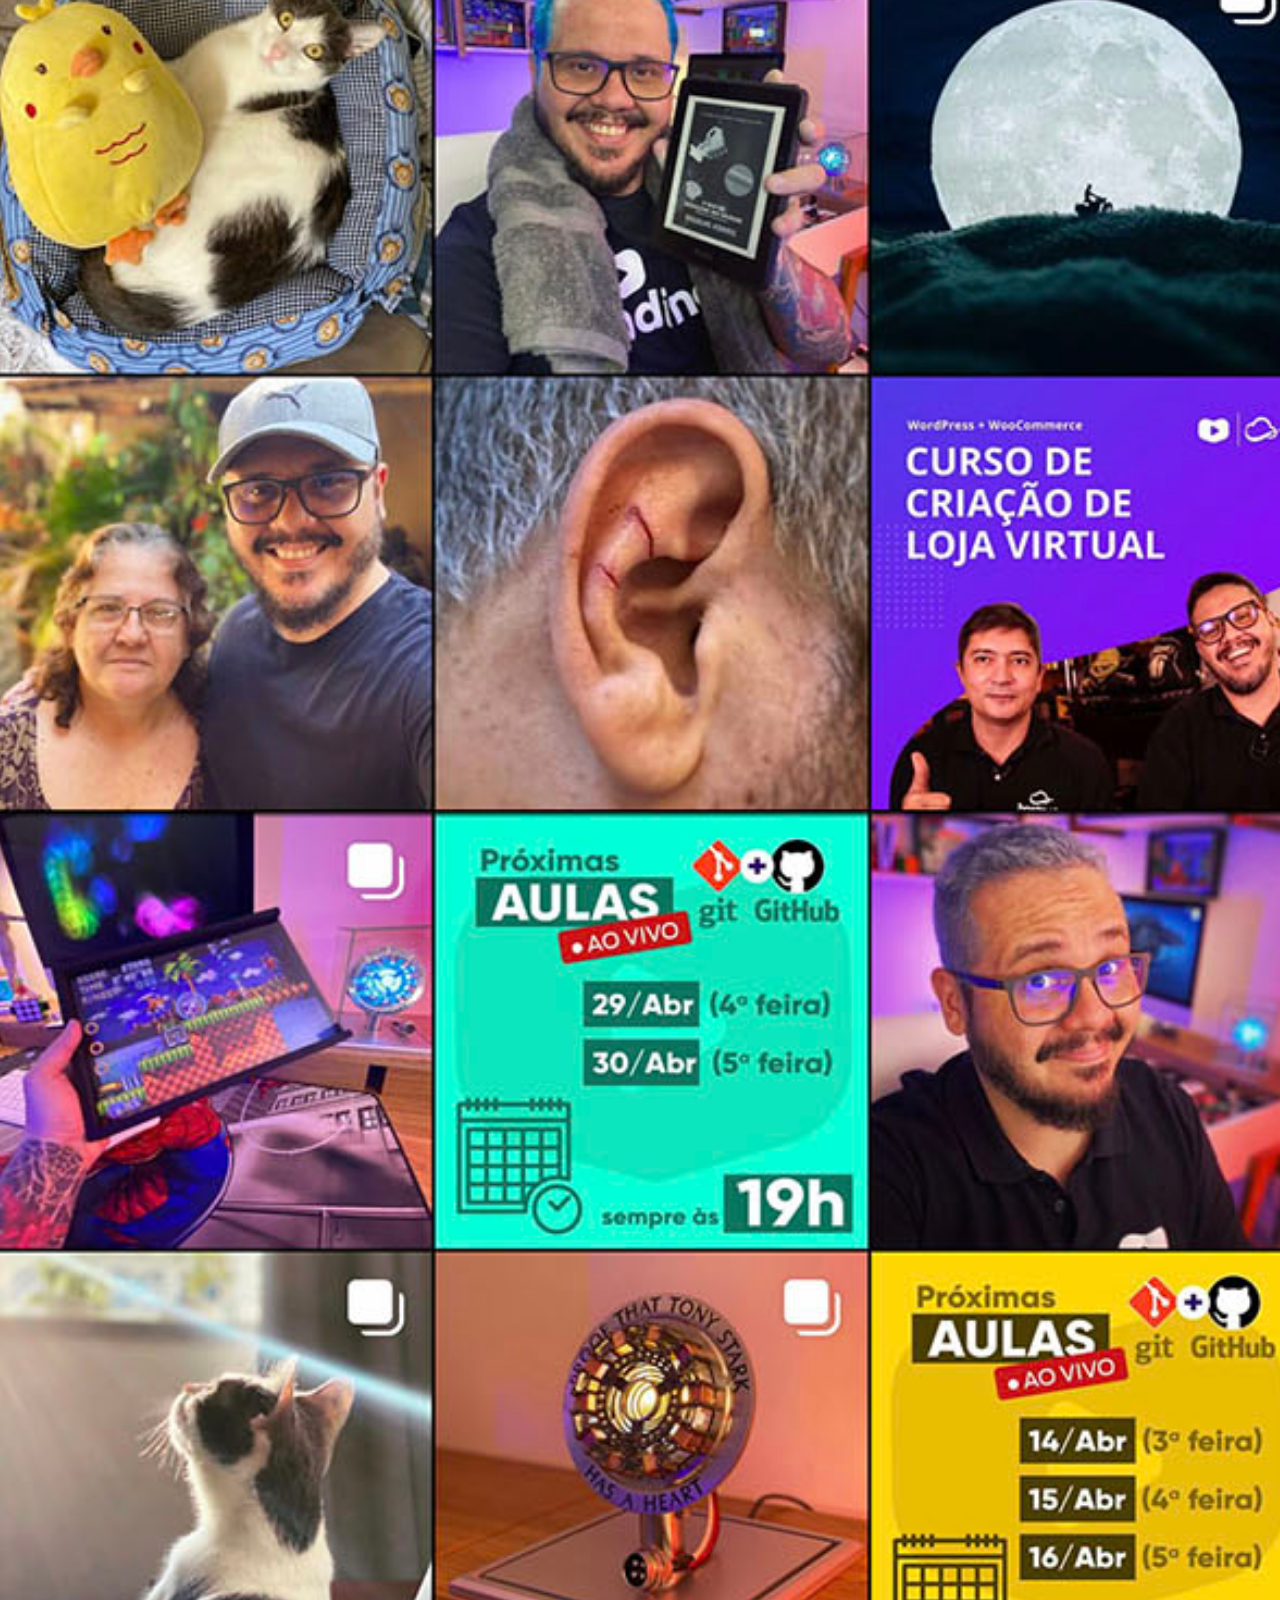
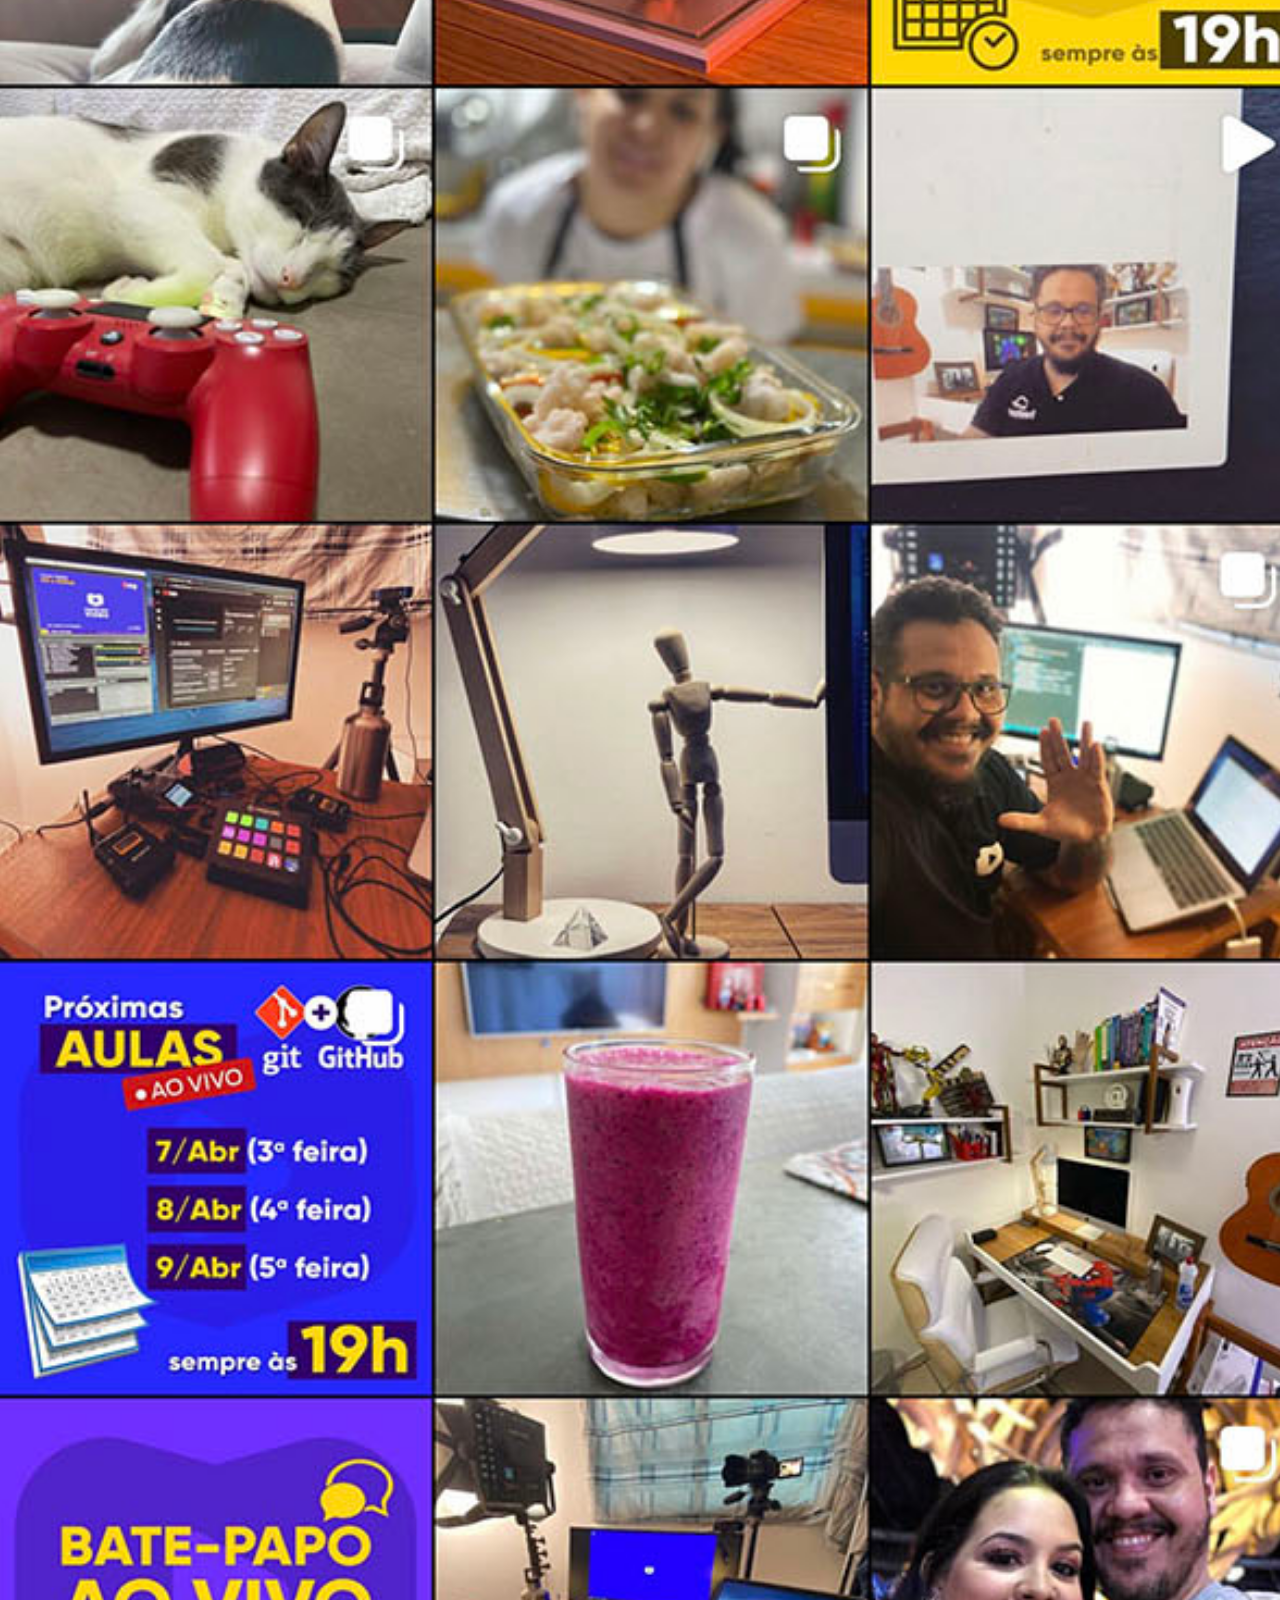
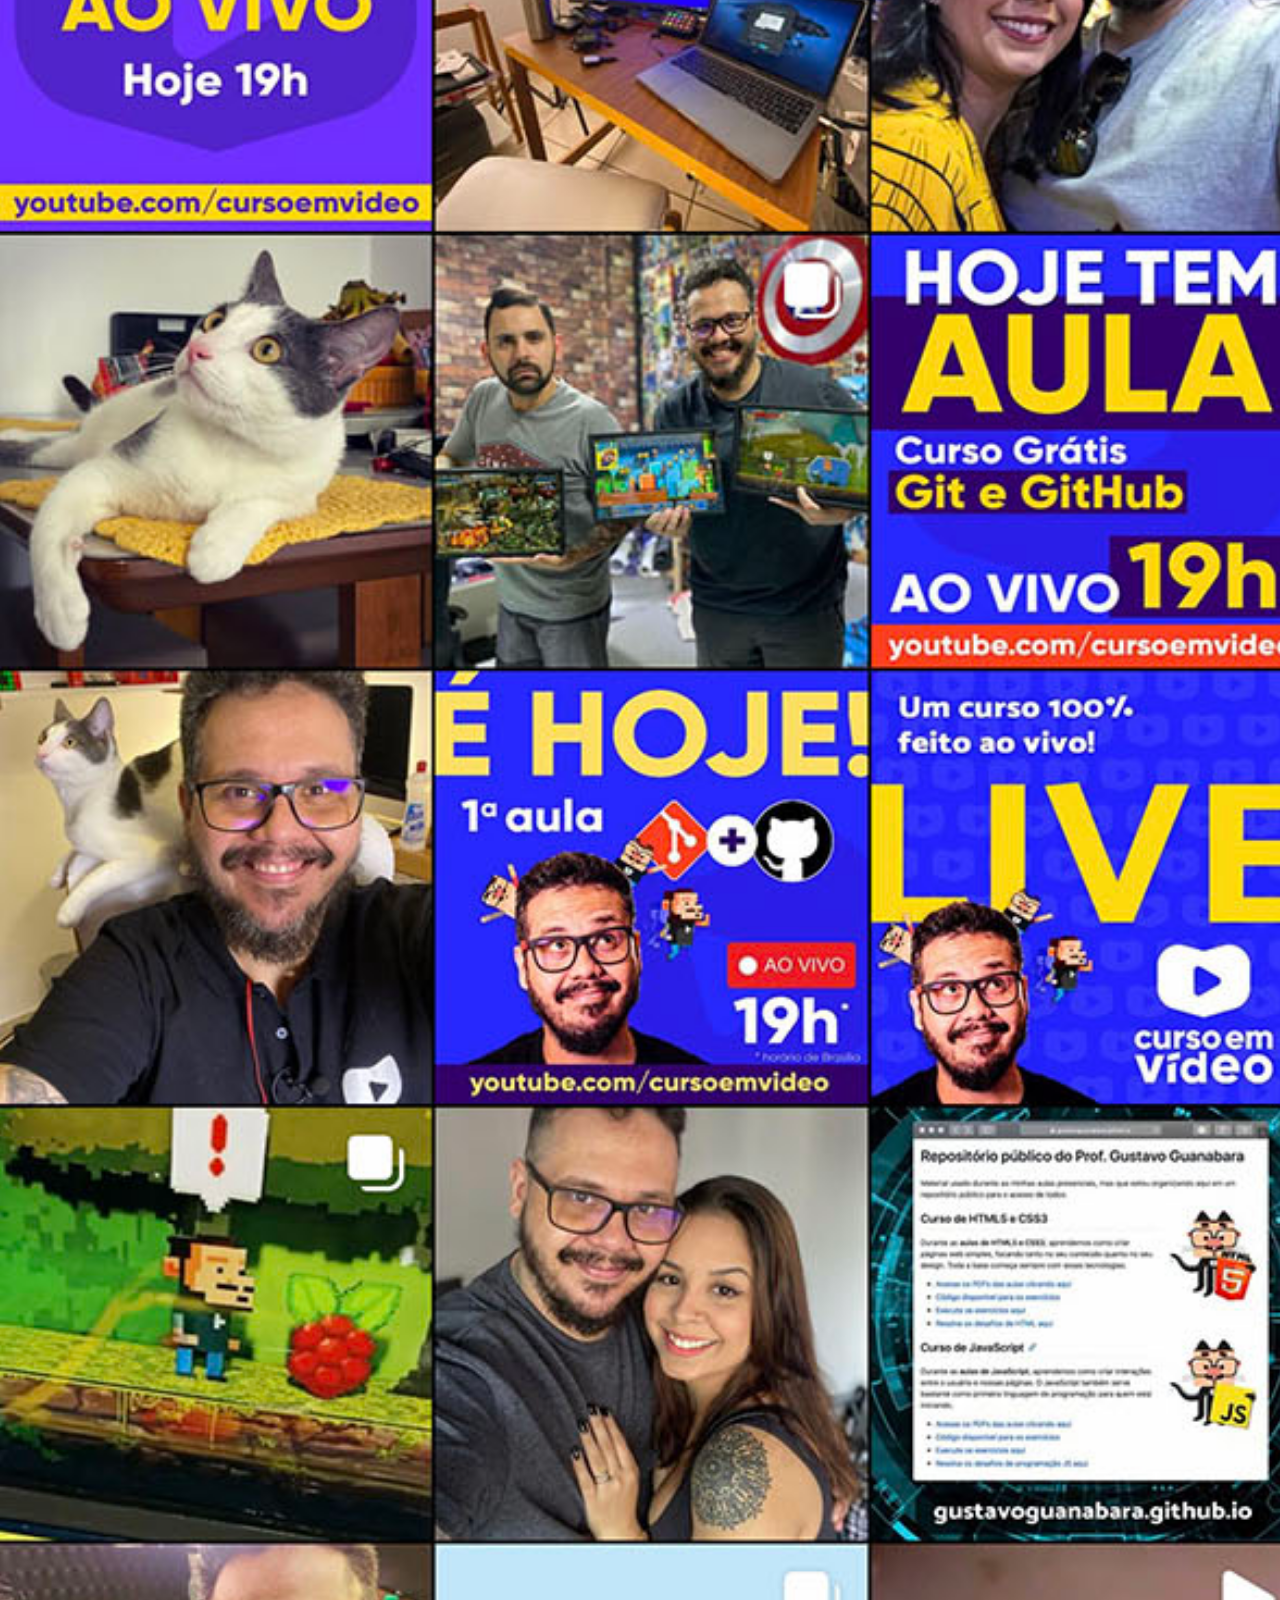
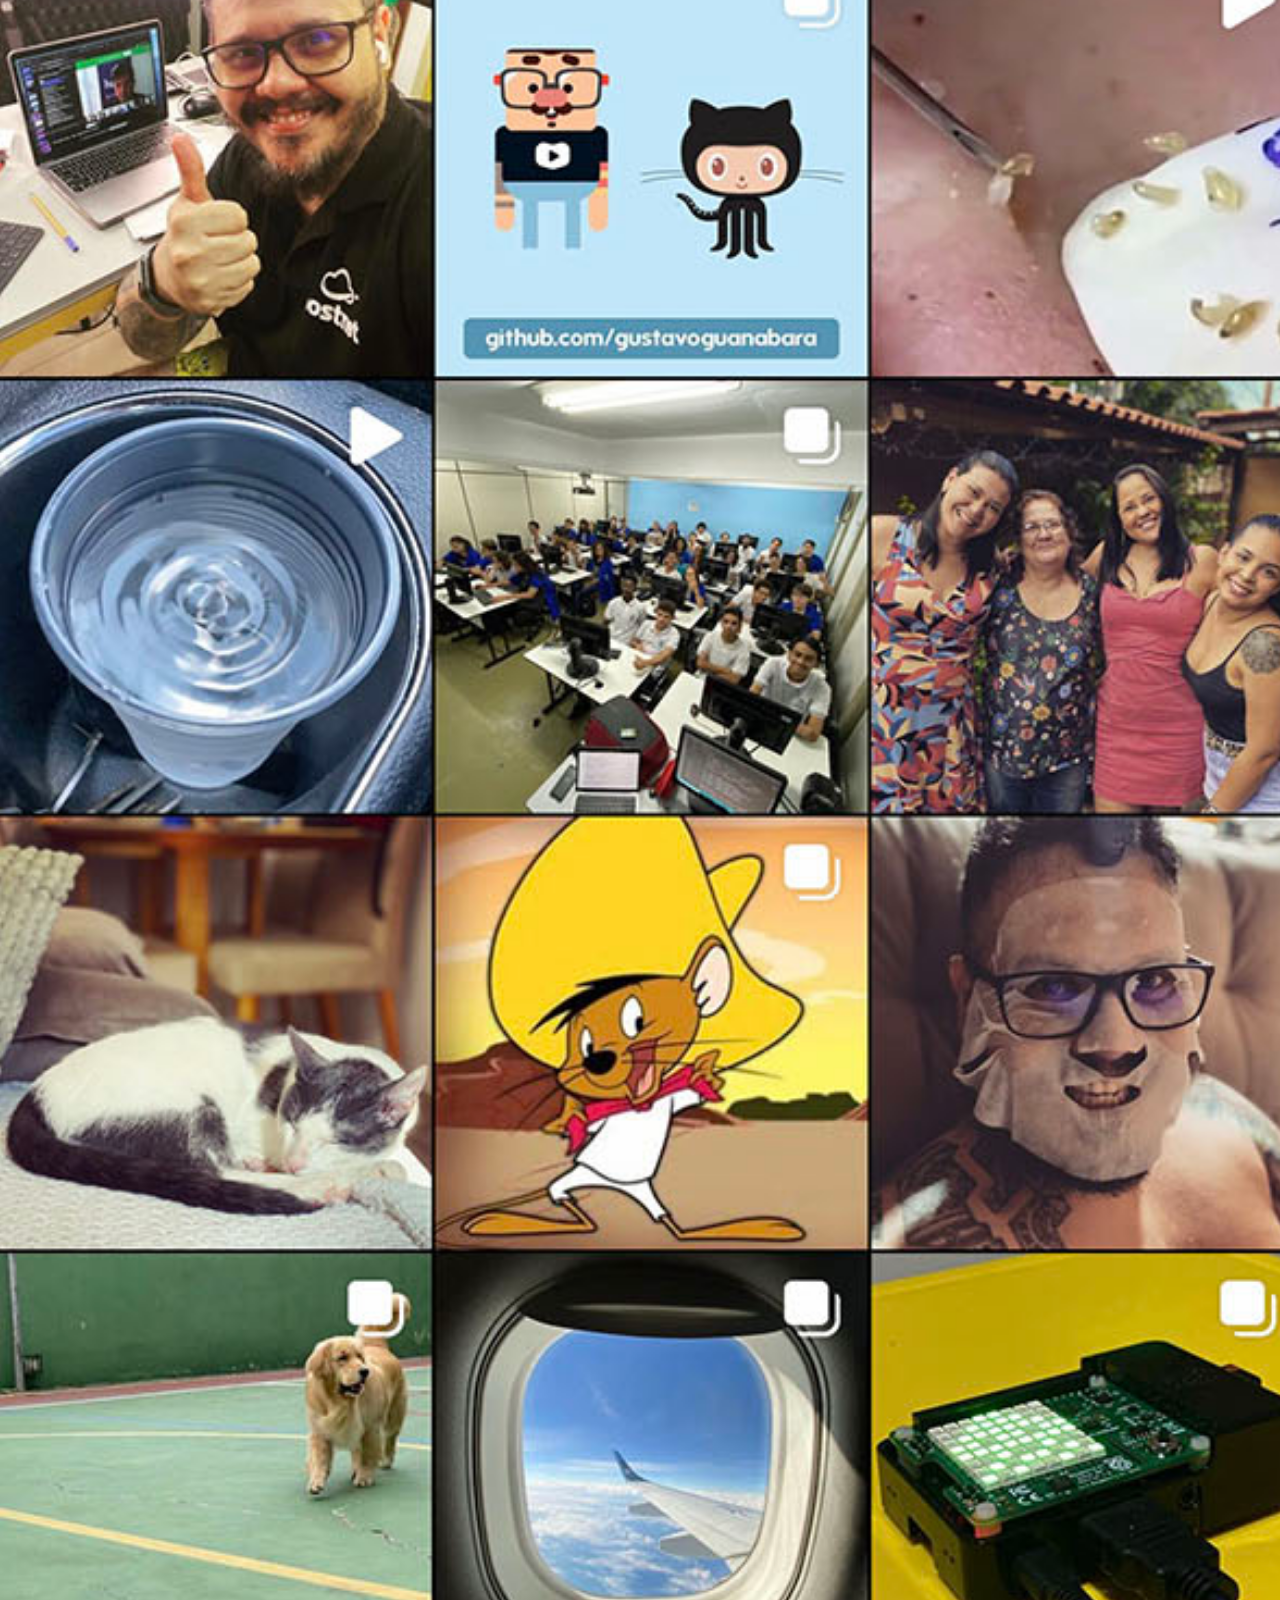
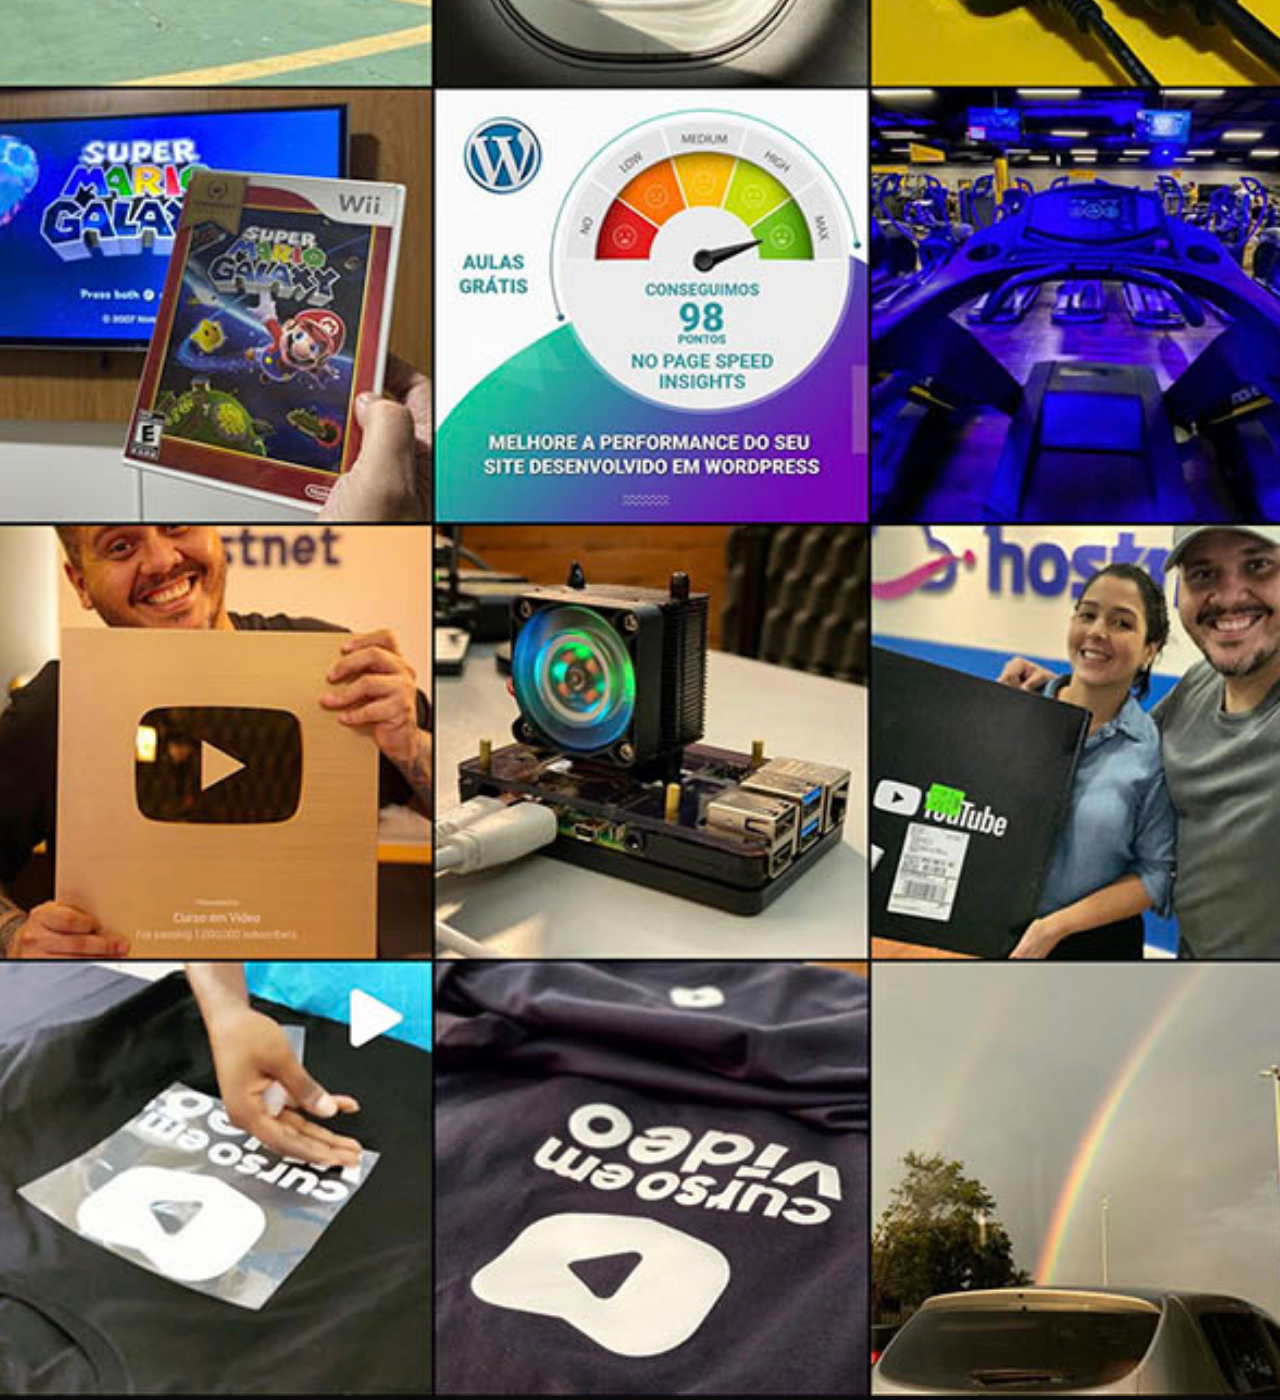
<file: instagram.html>
<!DOCTYPE html>
<html lang="pt-br">
<head>
    <meta charset="UTF-8">
    <meta name="viewport" content="width=device-width, initial-scale=1.0">
    <title>YouTube</title>
    <link rel="stylesheet" href="estilos/social.css">
    <style>
        body {
            background-color: #0B0B0B;
        }
    </style>
</head>
<body>
    <img src="imagens/tela-instagram.jpg" alt="Instagram">
</body>
</html>
</file>
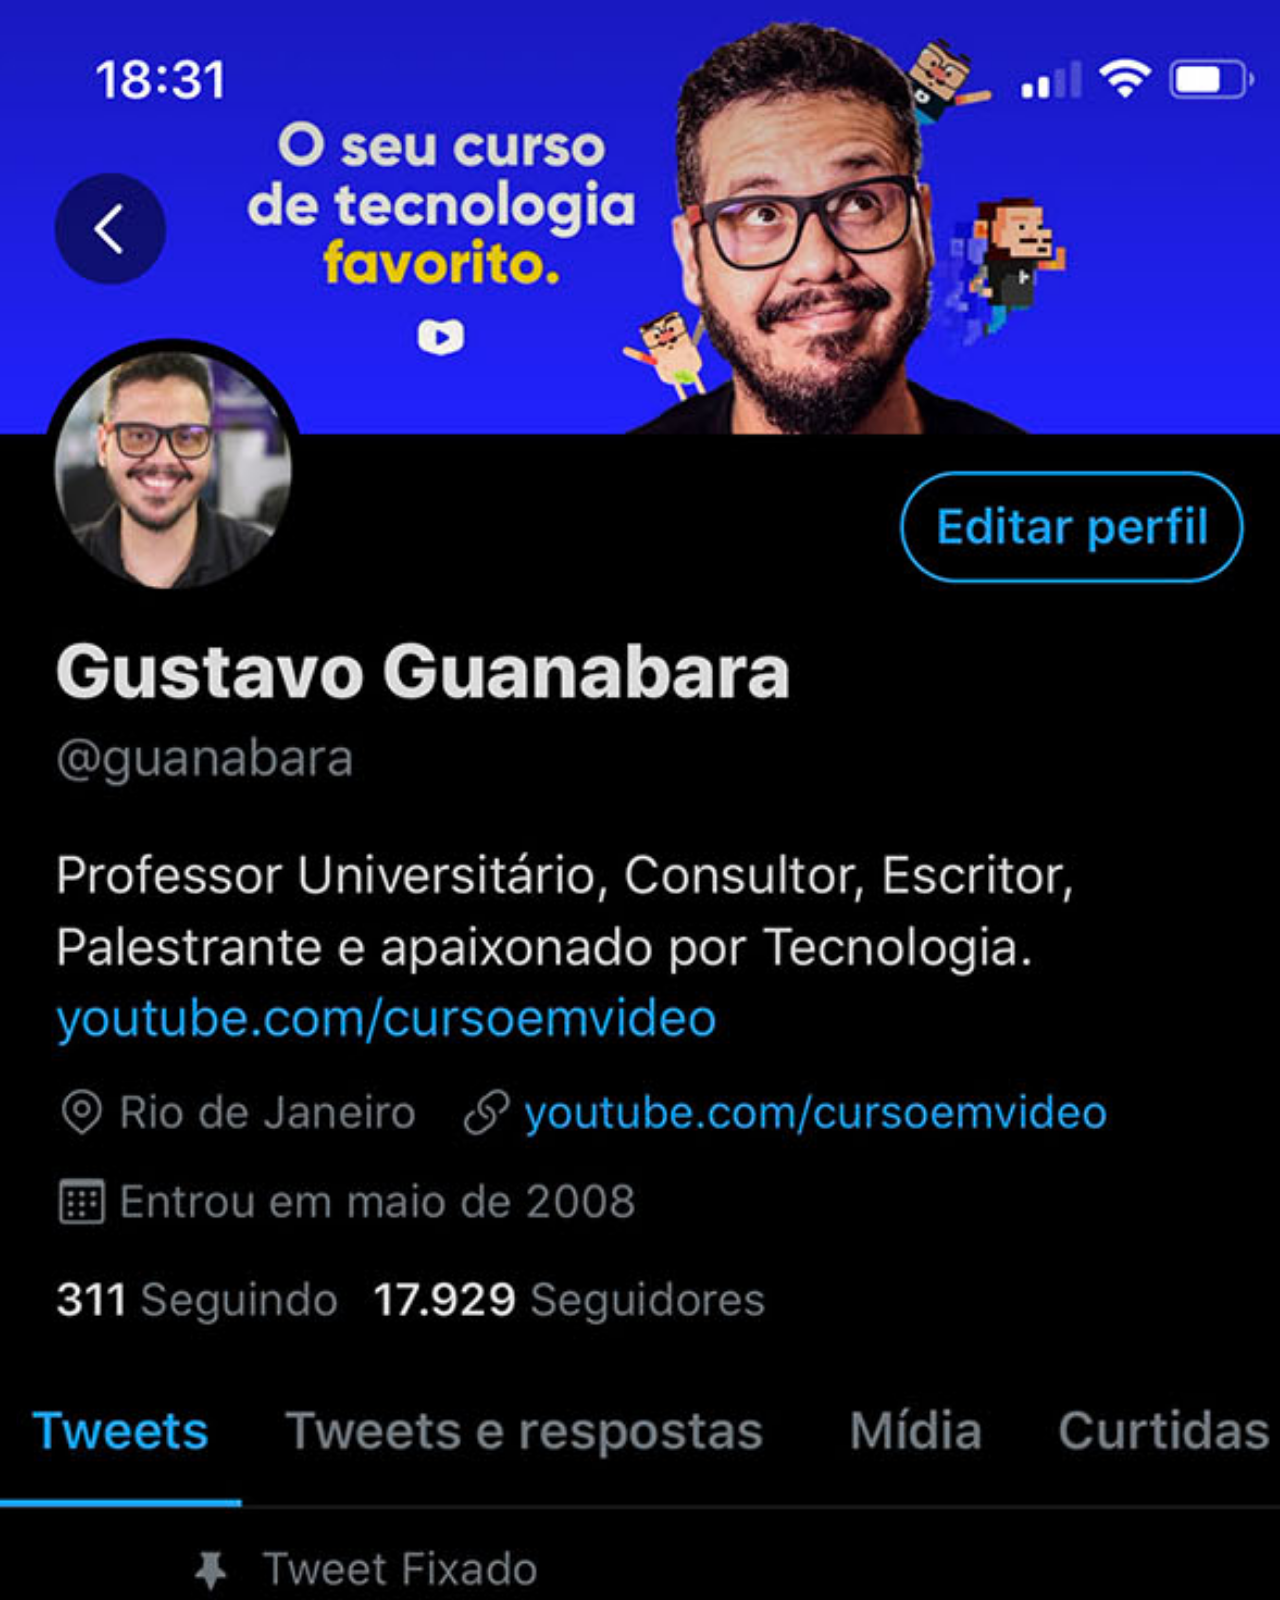
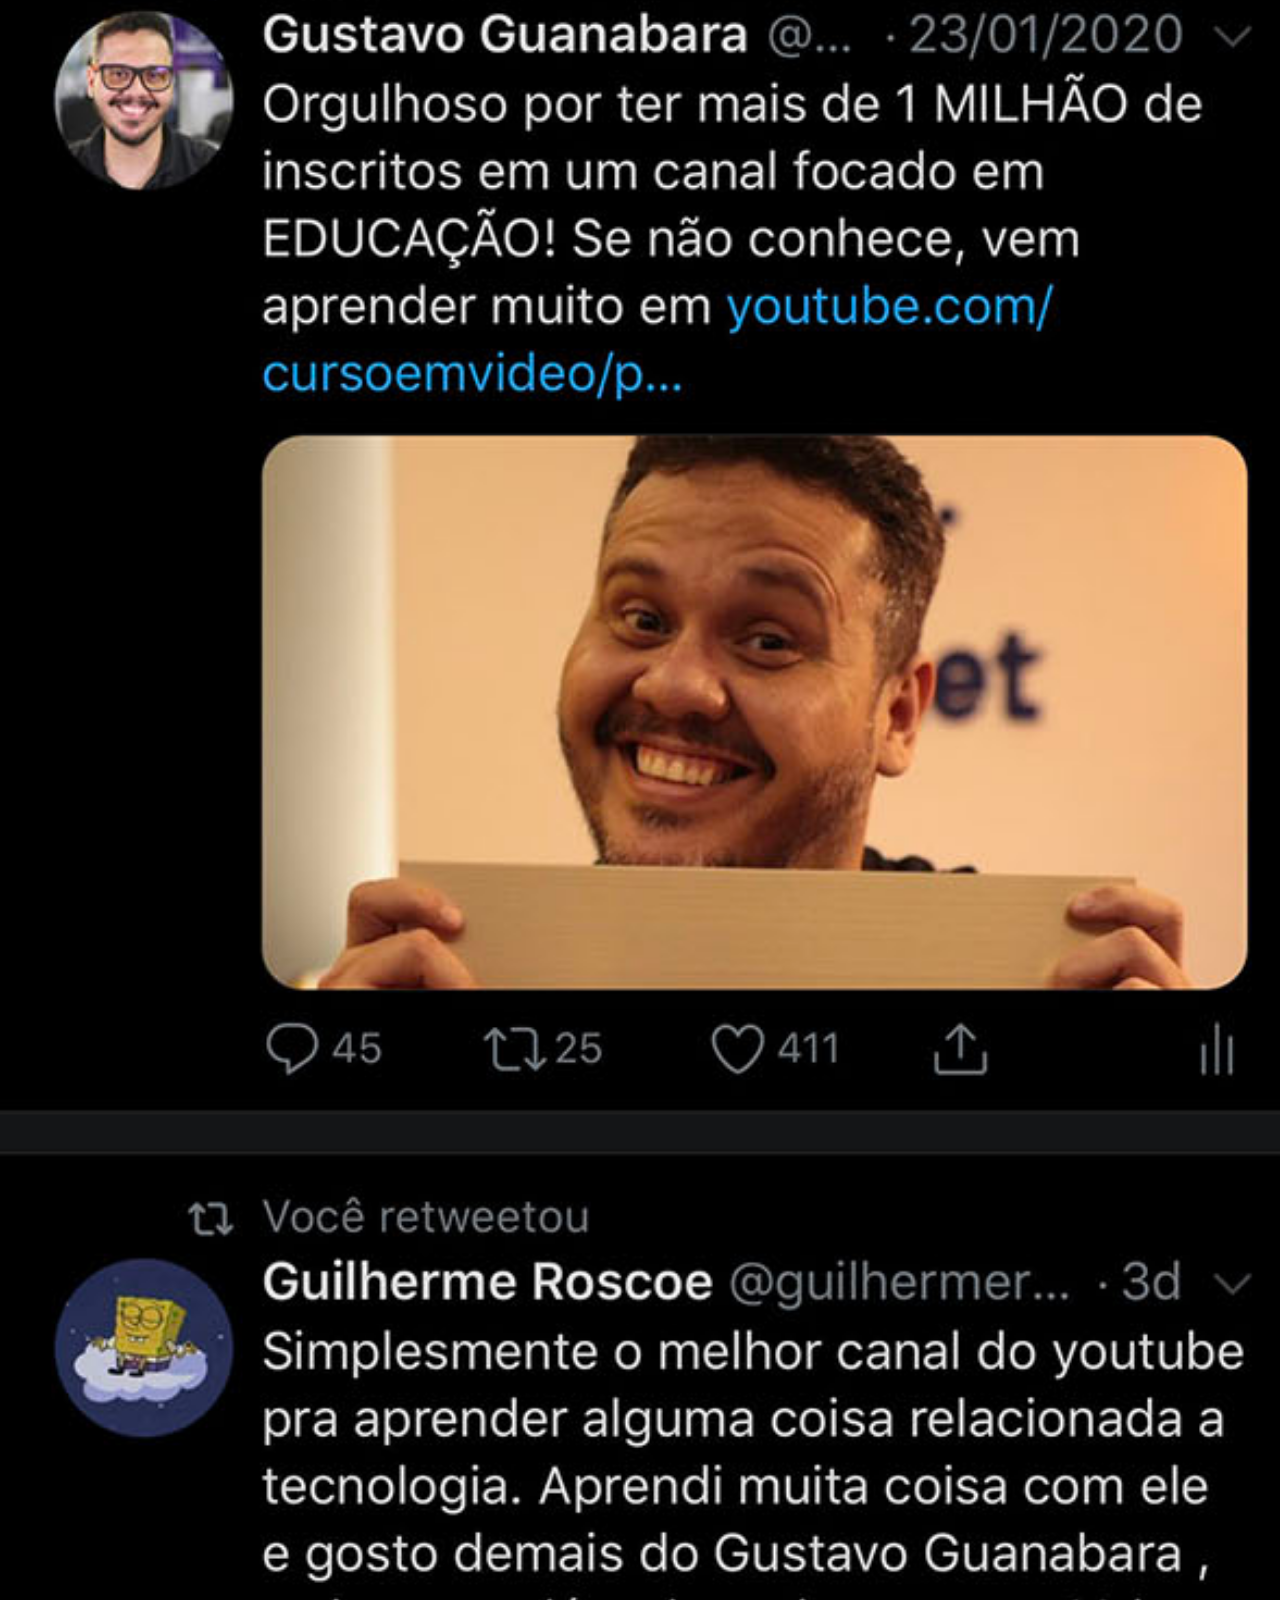
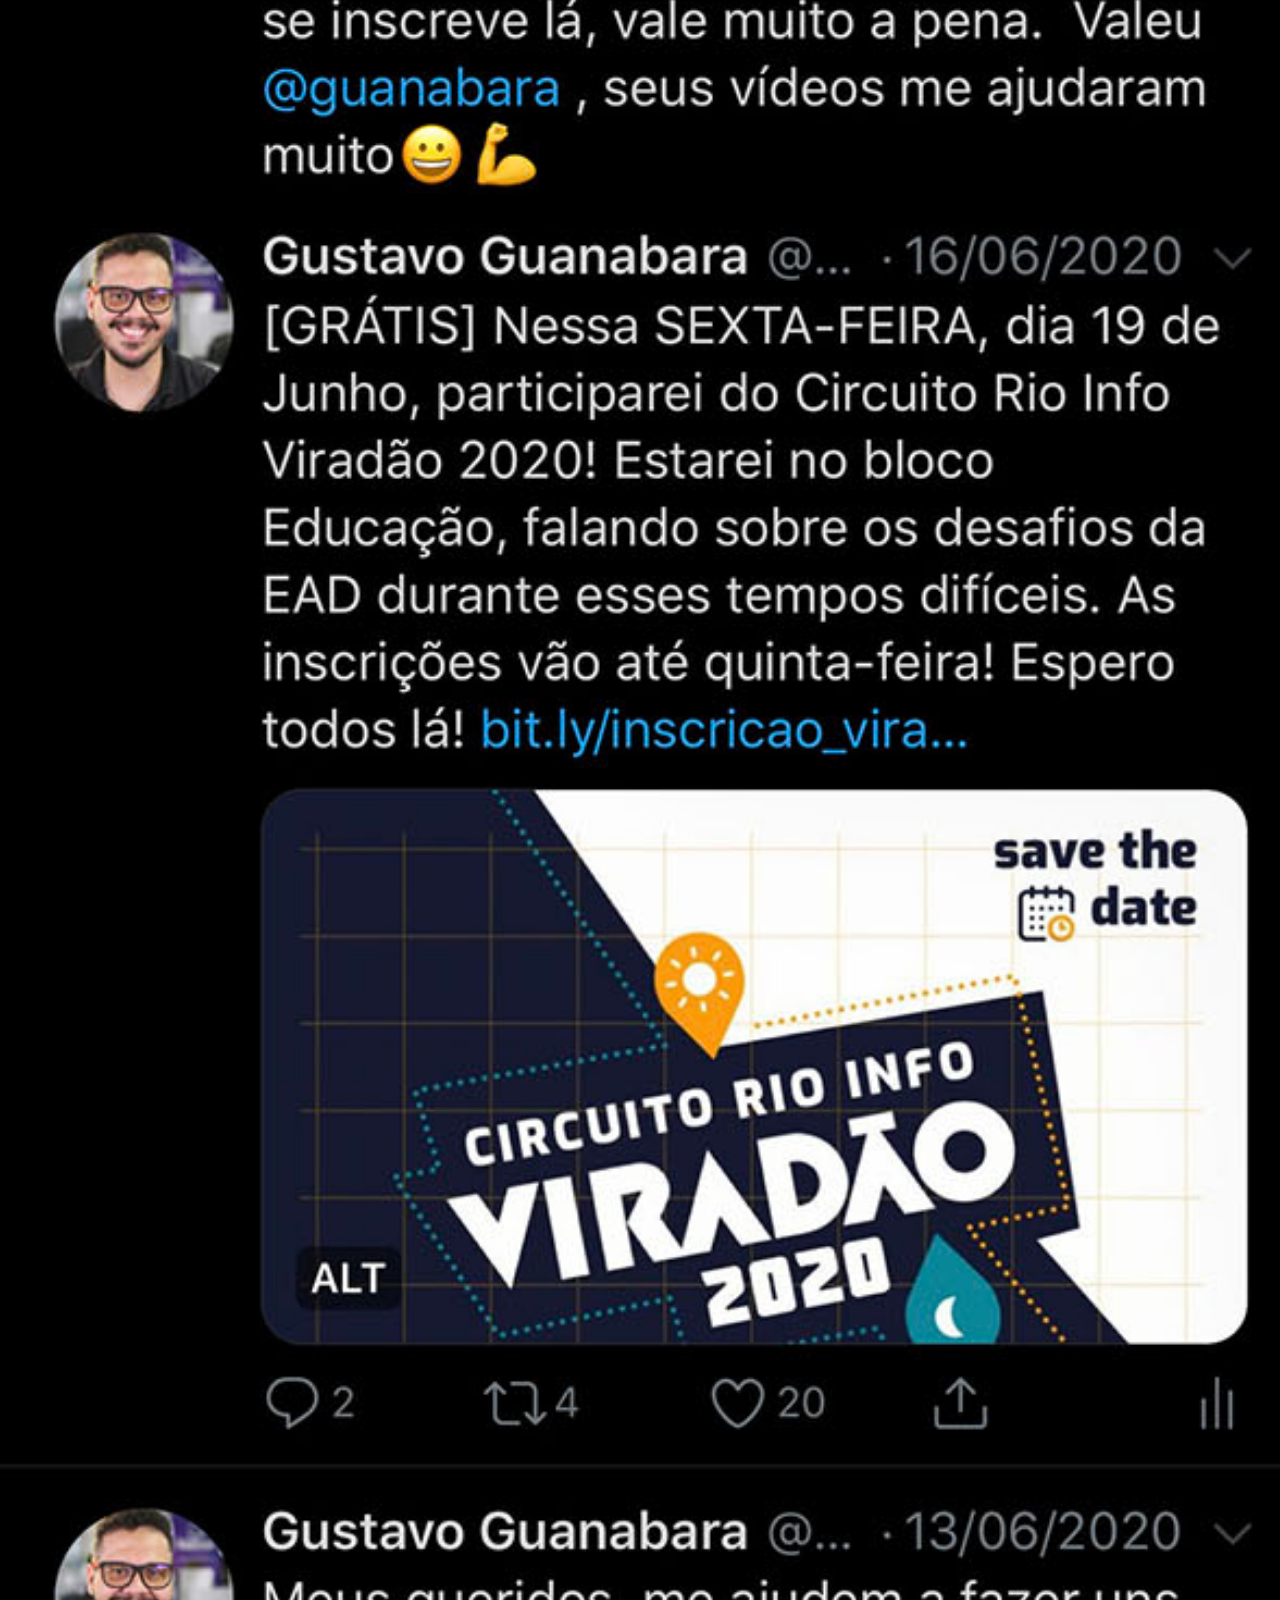
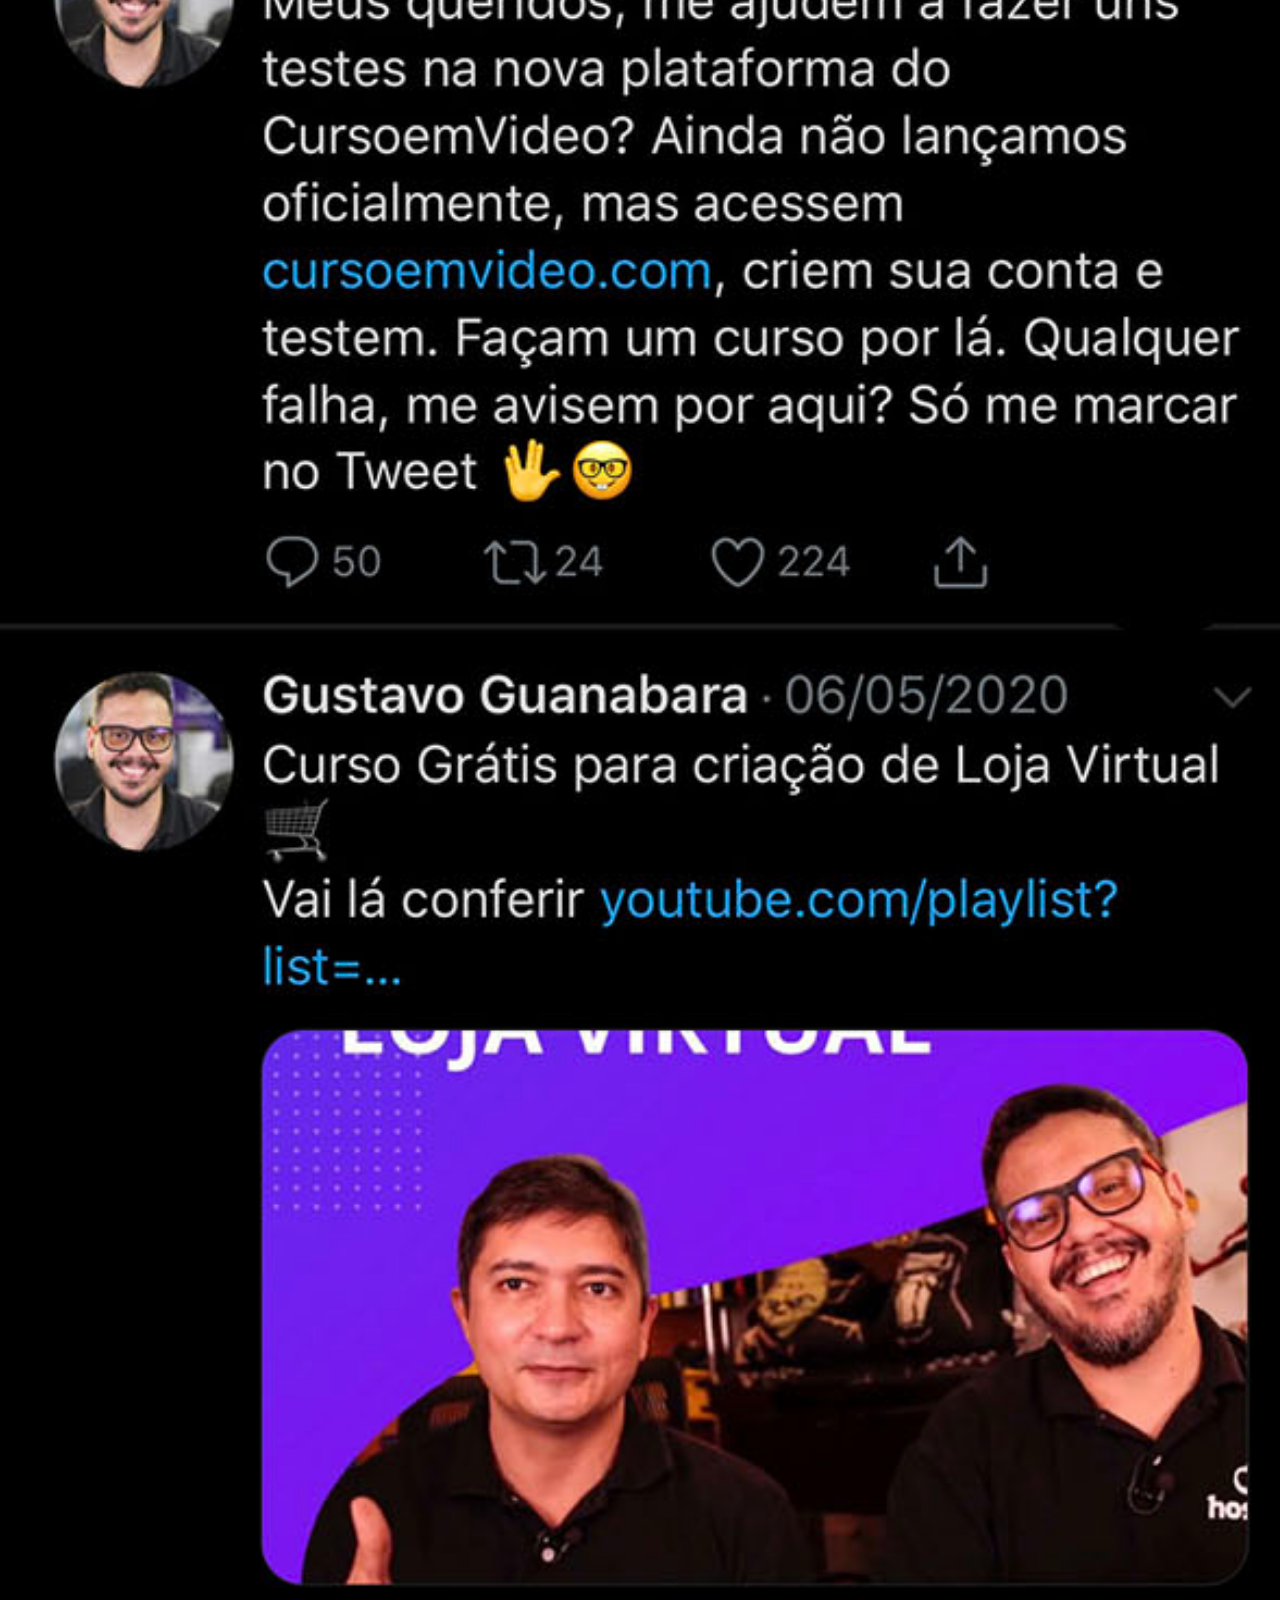
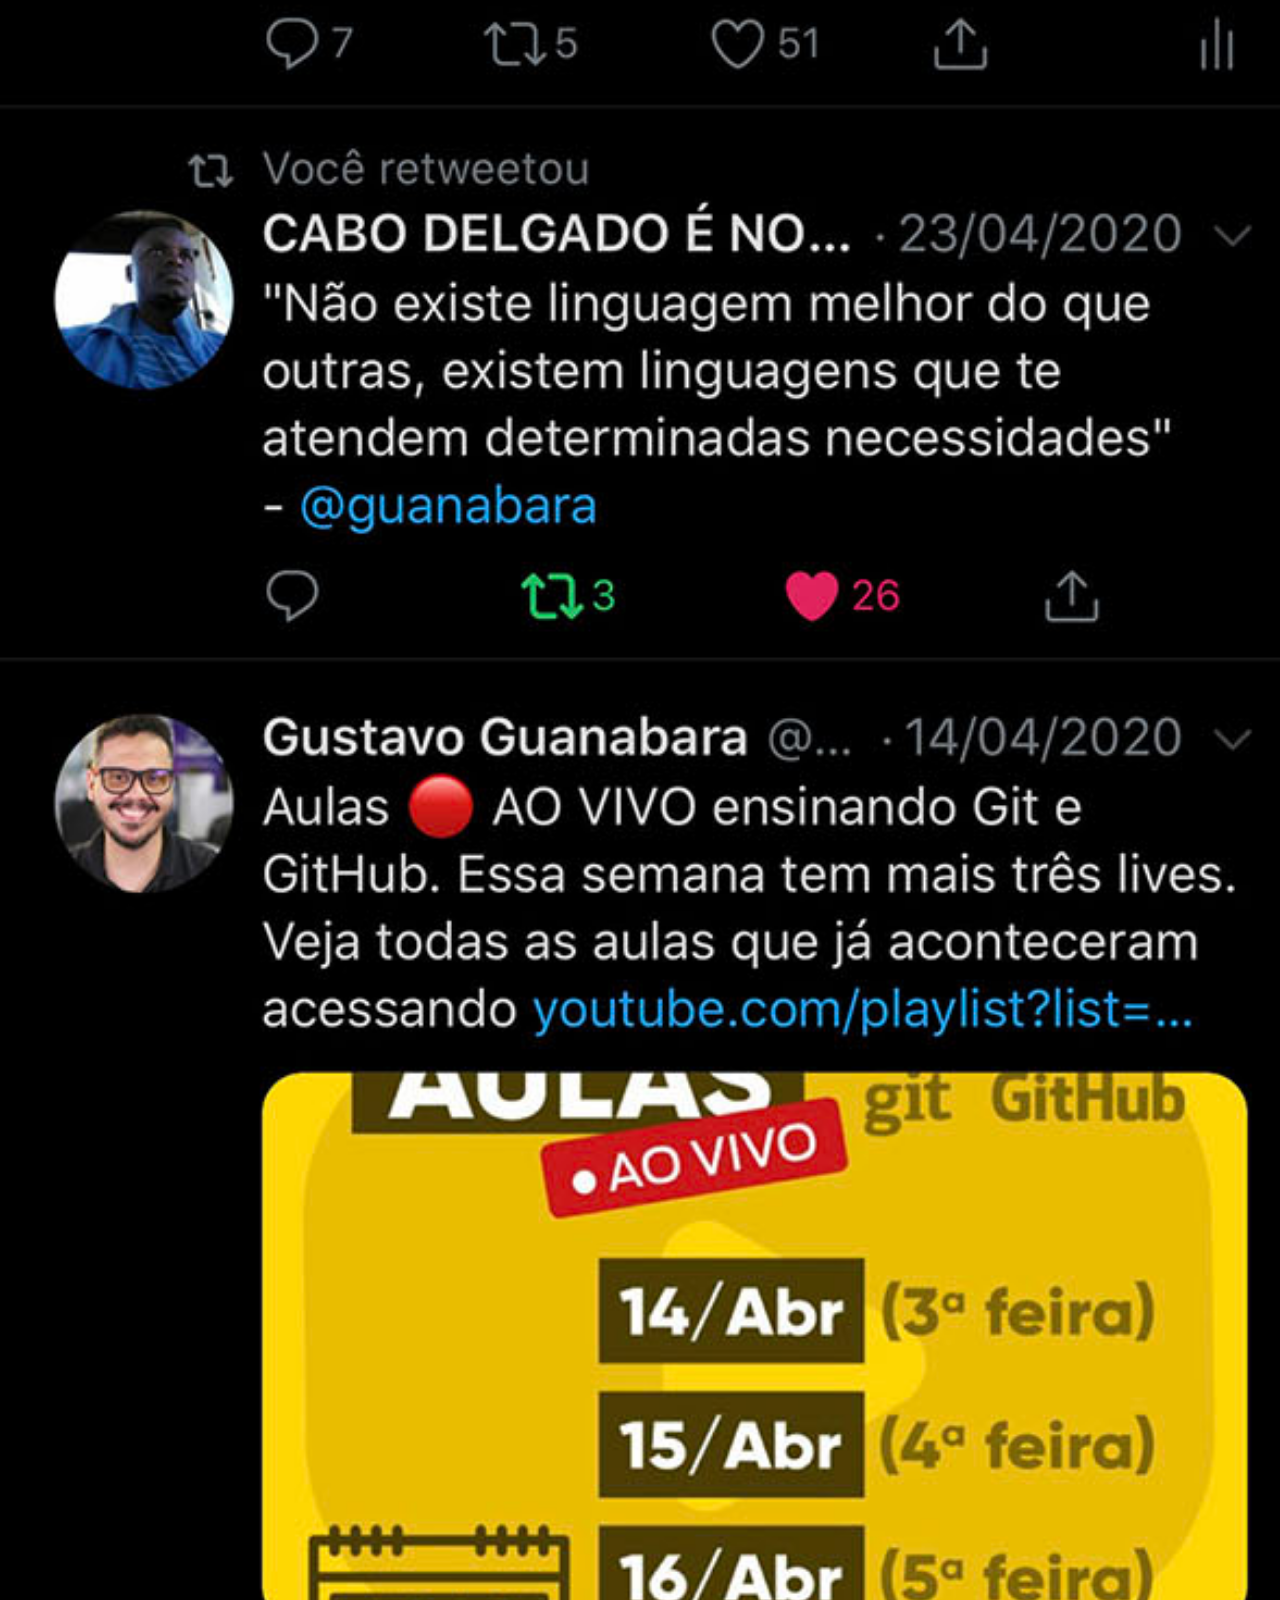
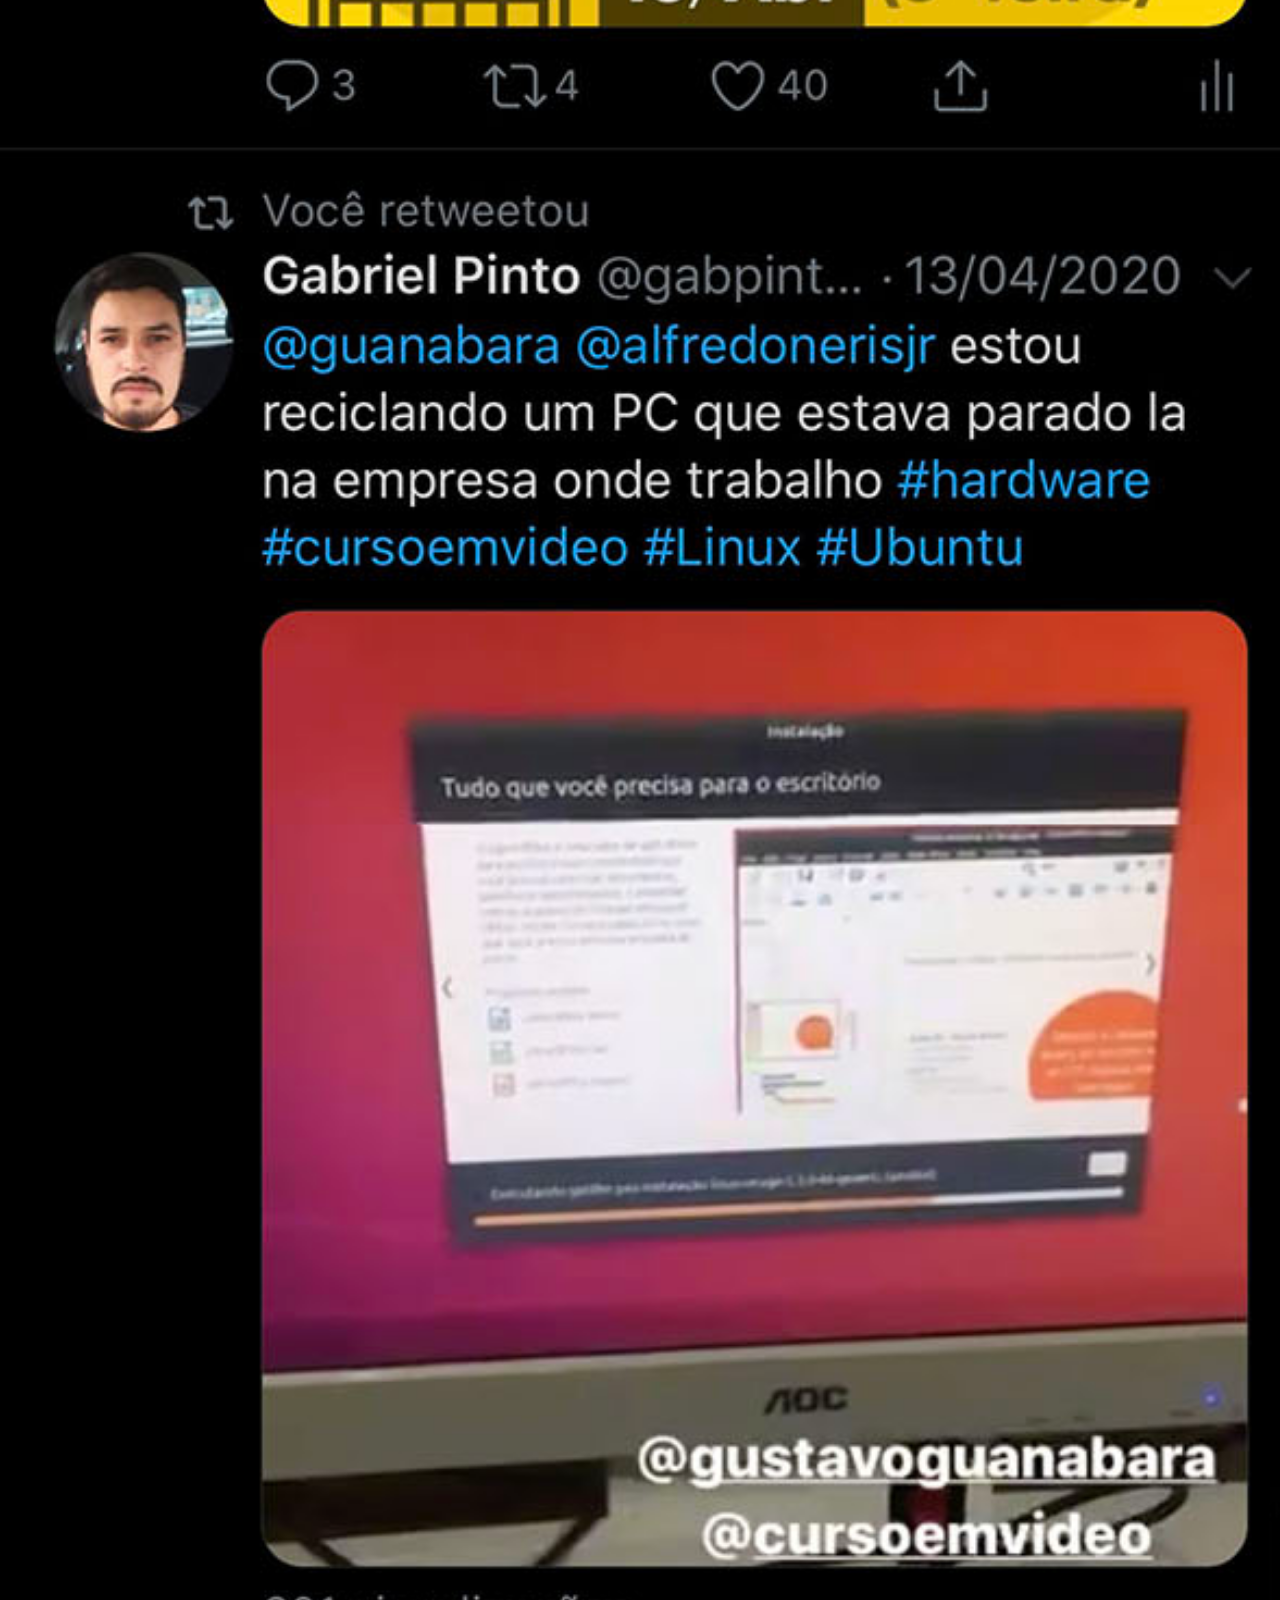
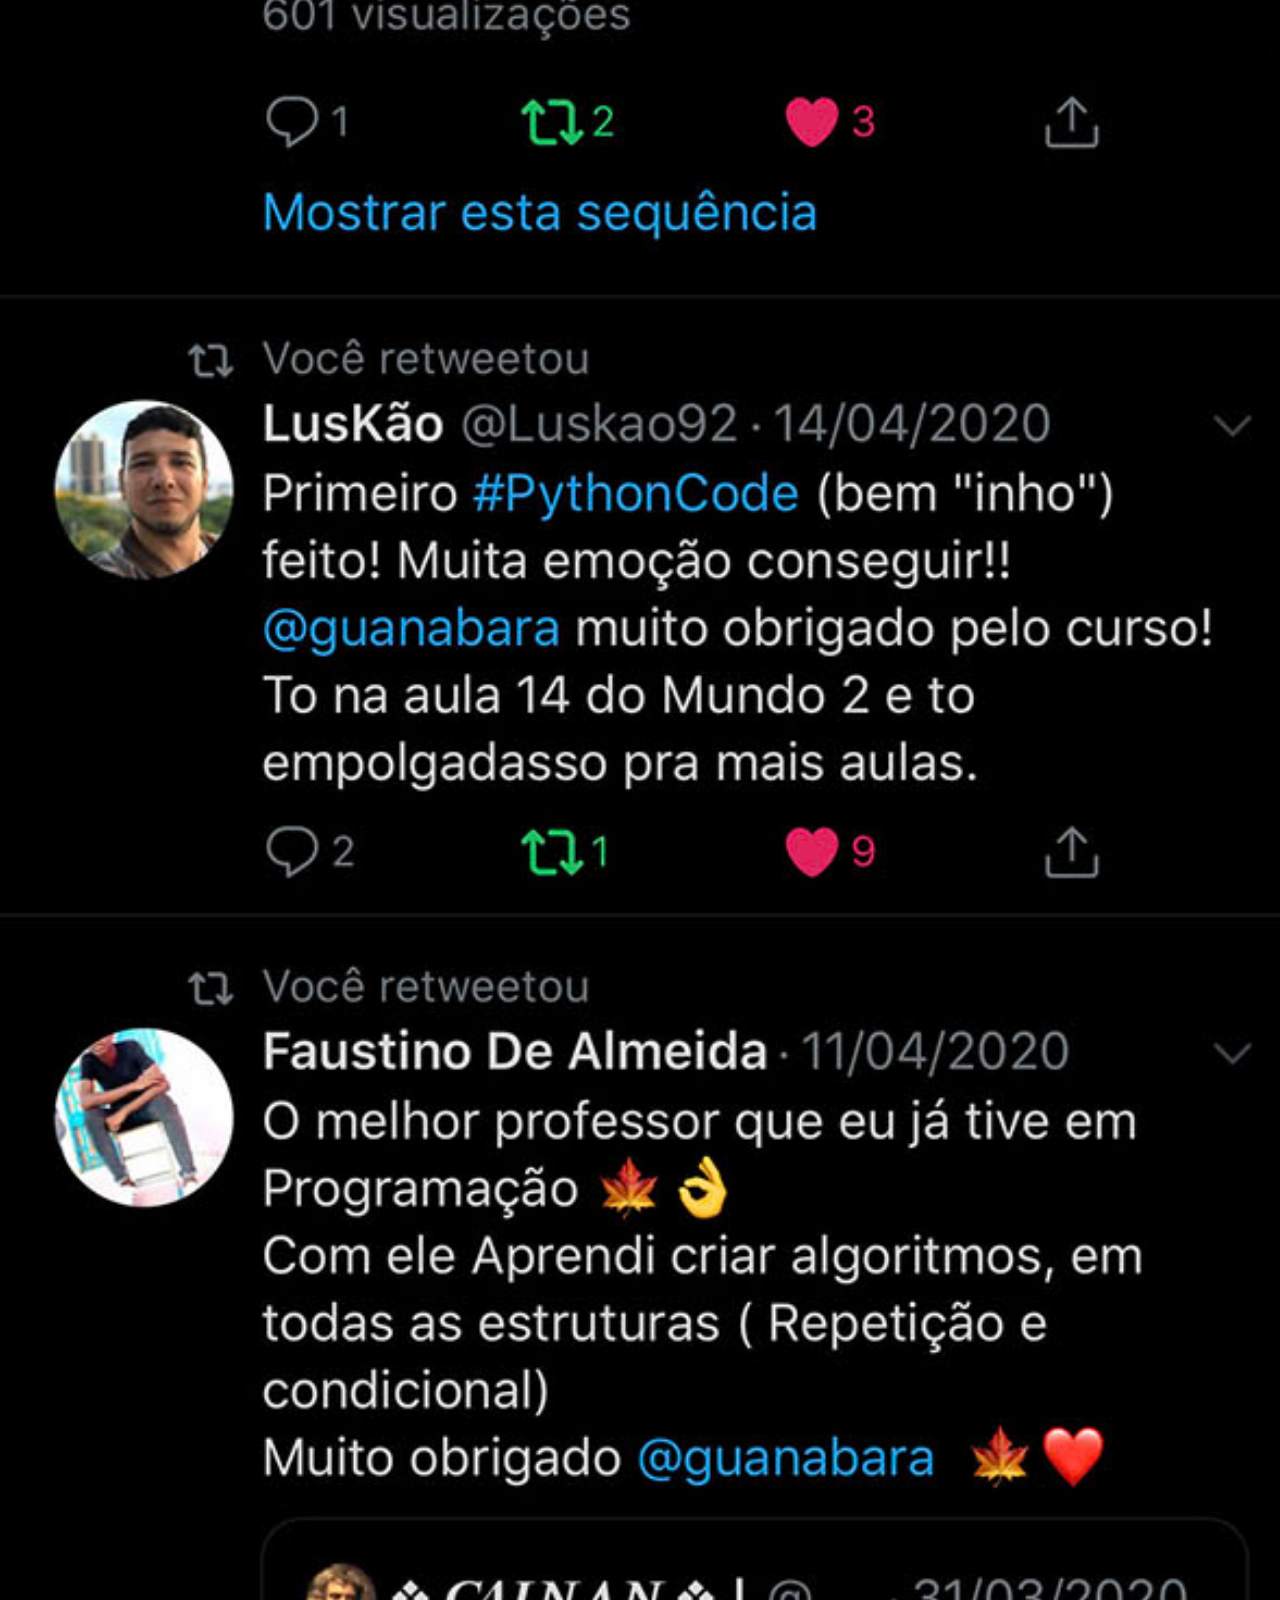
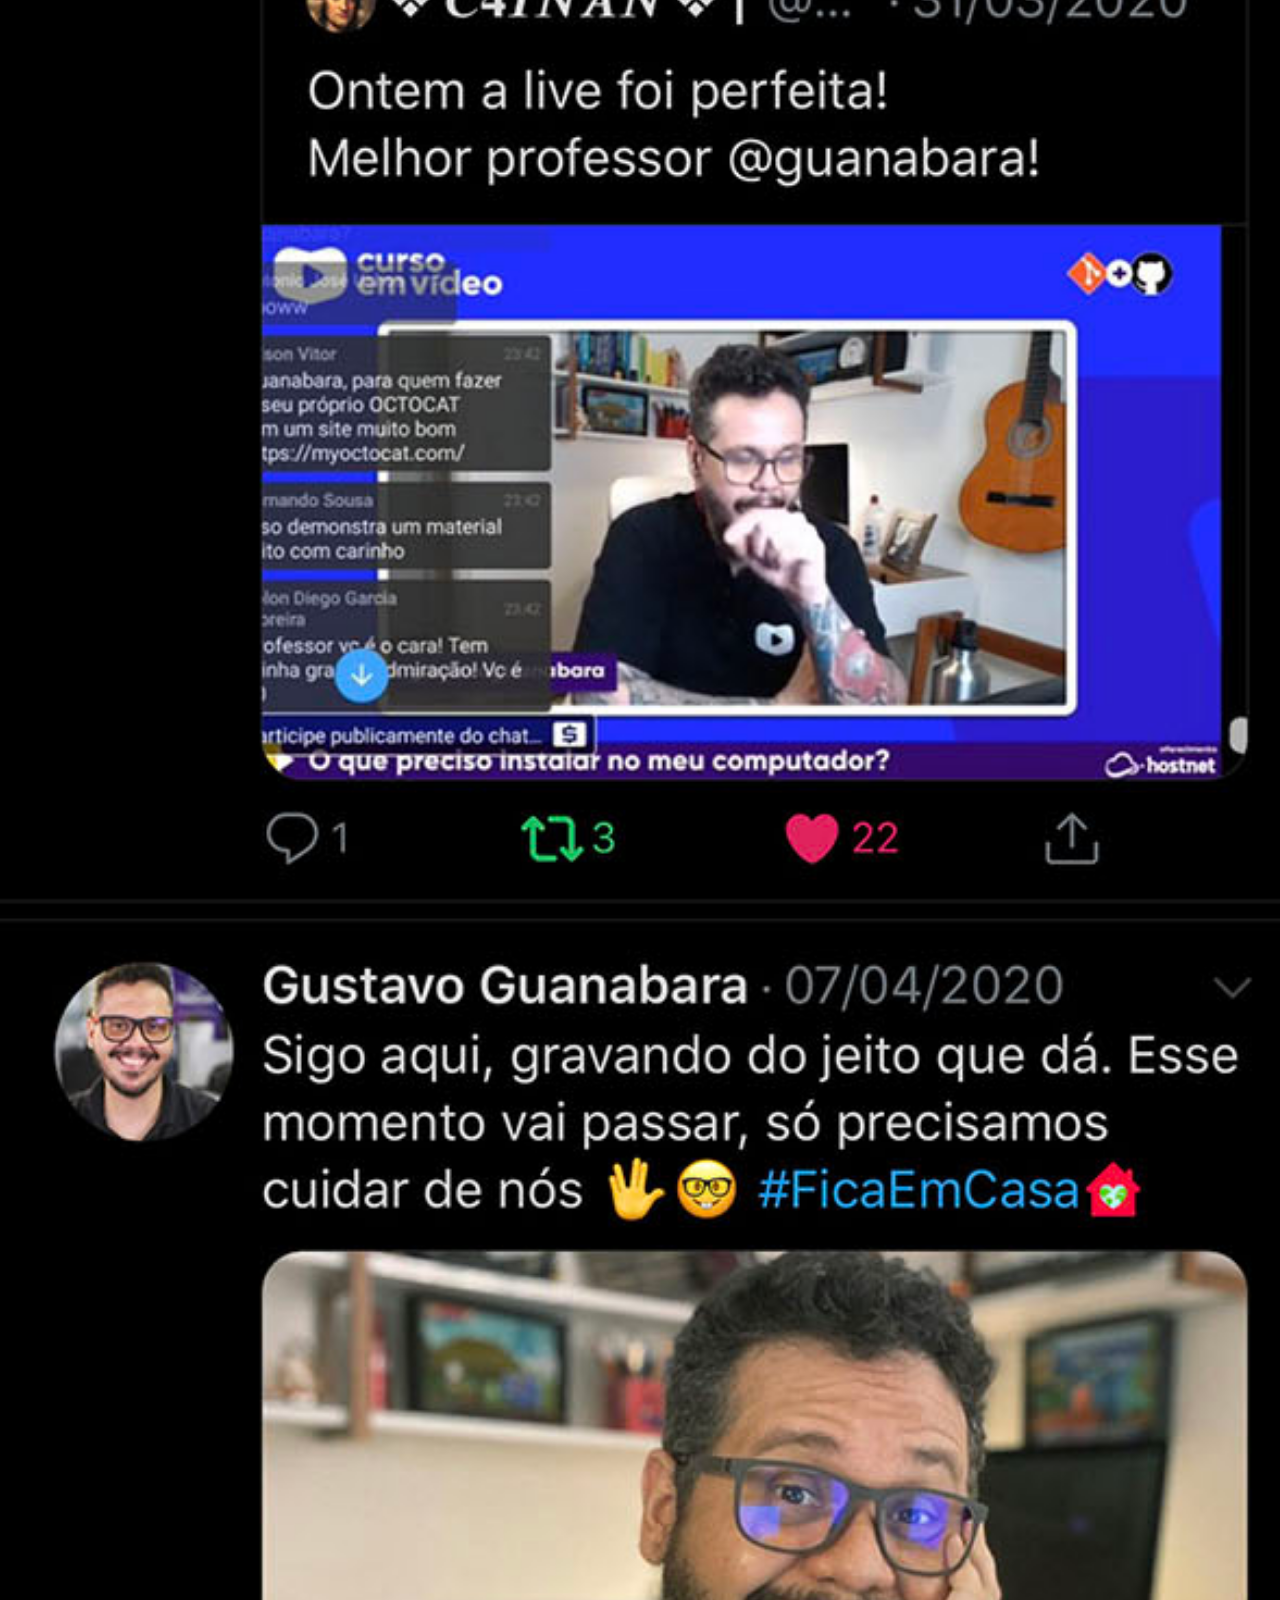
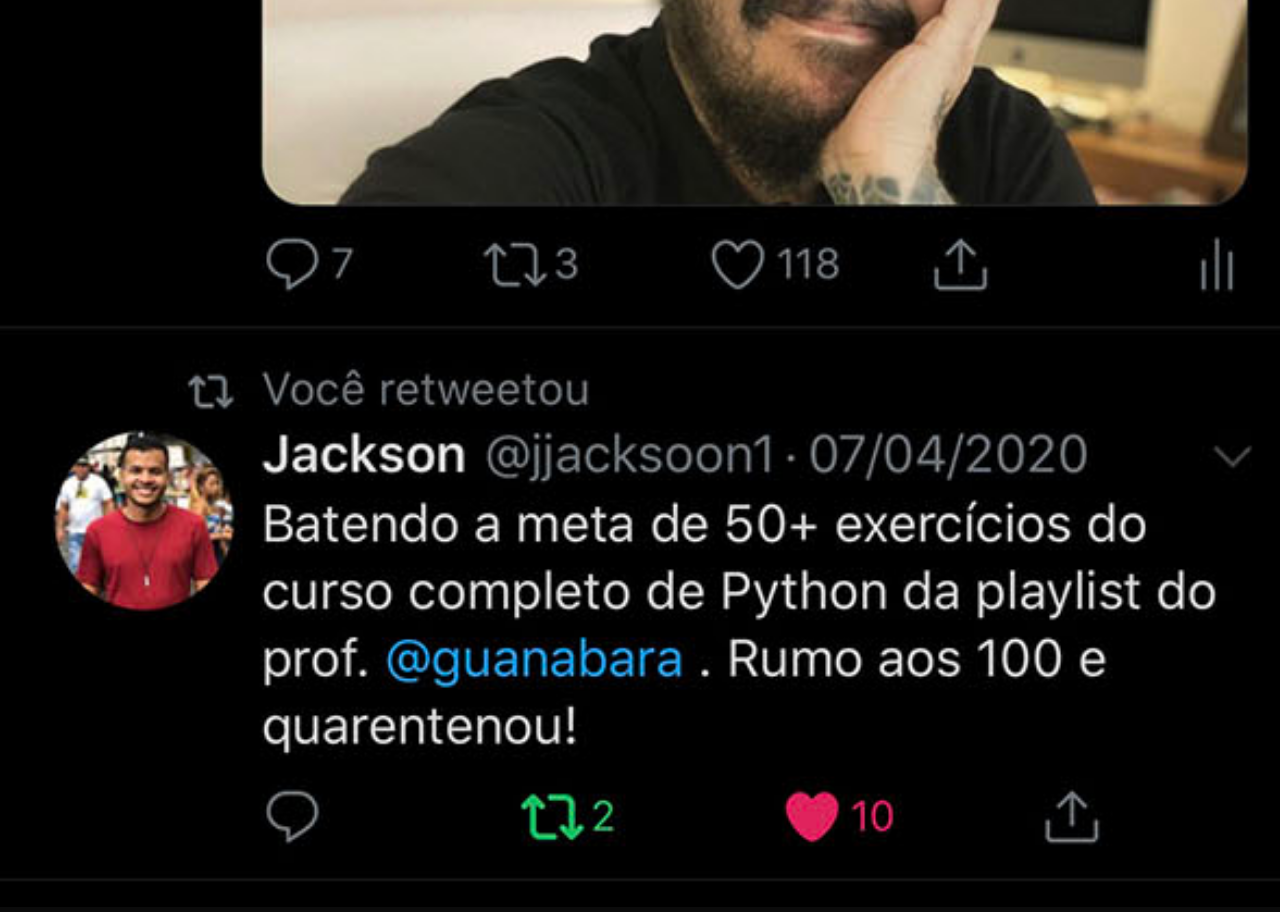
<file: twitter.html>
<!DOCTYPE html>
<html lang="pt-br">
<head>
    <meta charset="UTF-8">
    <meta name="viewport" content="width=device-width, initial-scale=1.0">
    <title>YouTube</title>
    <link rel="stylesheet" href="estilos/social.css">
    <style>
        body {
            background-color: #0B0B0B;
        }
    </style>
</head>
<body>
    <img src="imagens/tela-twitter.jpg" alt="Twitter">
</body>
</html>
</file>
<file: estilos/style.css>
@charset "UTF-8";

* {
    margin: 0px;
    padding: 0px;
    font-family: system-ui, -apple-system, BlinkMacSystemFont, 'Segoe UI', Roboto, Oxygen, Ubuntu, Cantarell, 'Open Sans', 'Helvetica Neue', sans-serif;
}

html, body {
    height: 100vh;
    width: 100vw;
    background-color: black;
}

body {
    background: url('../imagens/fundo.jpg') no-repeat top center;
    background-size: cover;
    background-attachment: fixed;
}

main {
    height: 100vh;
    position: relative;
}

section#telefone {
    position: absolute;
    top: 50%;
    left: 50%;
    transform: translate(-50%, -50%);

    height: 632px;
    width: 311px;
    background: url('../imagens/frame-iphone.png') no-repeat;
}

iframe#tela {
    position: relative;
    top: 77px;
    left: 22px;
    width: 268px;
    height: 478px;
}

section#redes-sociais {
    text-align: left;
}

section#redes-sociais img {
    width: 50px;
    margin: 10px;
    border-radius: 50%;
    border: 2px solid white;
    box-sizing: border-box;
}

section#redes-sociais img:hover {
    border: 3px solid rgba(255, 255, 255, 0.311);
    transform: translate(2px, -3px);
    transition: transform .2s, border .2s;
}
</file>
<file: estilos/social.css>
@charset "UTF-8";

* {
    margin: -0.5px;
    padding: 0px;
    font-family: system-ui, -apple-system, BlinkMacSystemFont, 'Segoe UI', Roboto, Oxygen, Ubuntu, Cantarell, 'Open Sans', 'Helvetica Neue', sans-serif;
}

body {
    background-color: #161B24;
}

::-webkit-scrollbar {
    width: 0px;
    height: 0px;
}

img {
    width: 102vw;
}
</file>
